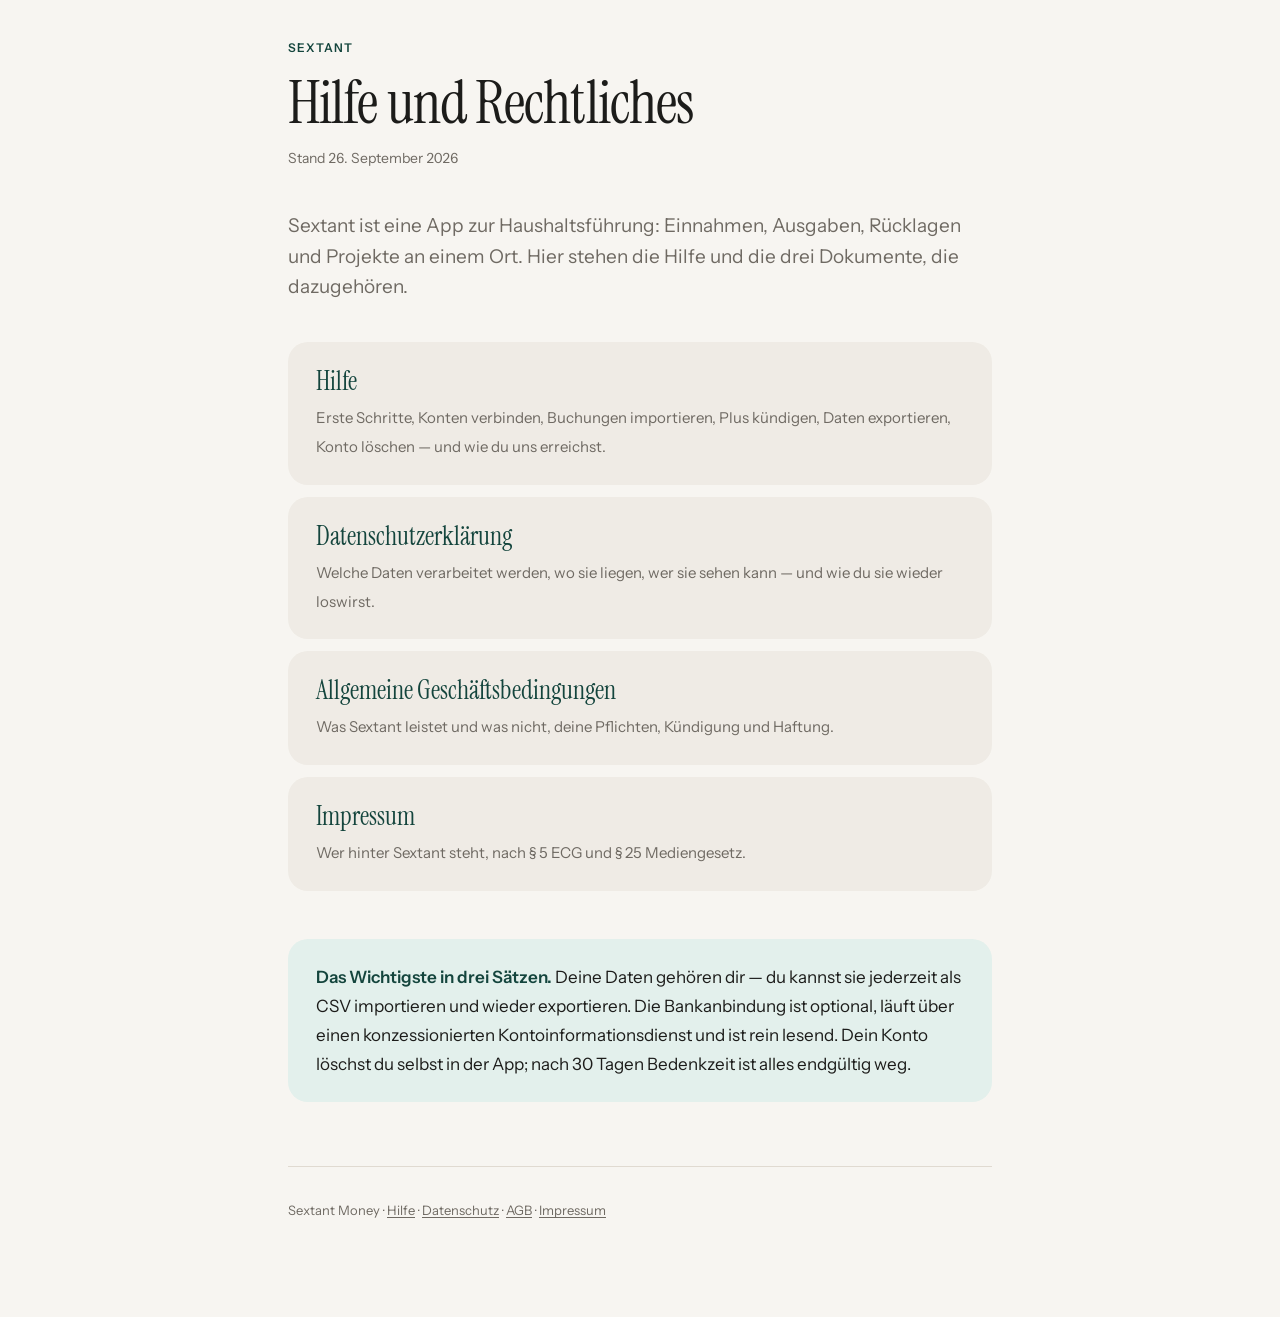
<file: index.html>
<!DOCTYPE html>
<html lang="de">
<head>
<meta charset="utf-8">
<meta name="viewport" content="width=device-width, initial-scale=1">
<title>Sextant – Hilfe und Rechtliches</title>
<meta name="description" content="Hilfe, Datenschutzerklärung, AGB und Impressum der App Sextant.">
<link rel="preconnect" href="https://fonts.googleapis.com">
<link rel="preconnect" href="https://fonts.gstatic.com" crossorigin>
<link rel="stylesheet" href="https://fonts.googleapis.com/css2?family=Instrument+Sans:ital,wght@0,400..700;1,400..700&family=Instrument+Serif:ital@0;1&display=swap">
<link rel="stylesheet" href="stil.css">
<style>
  .dokumente { display: grid; gap: 0.75rem; margin: 2.5rem 0 3rem; }
  .dokumente a {
    display: block;
    background: var(--karte);
    border-radius: 1.25rem;
    padding: 1.5rem 1.75rem;
    text-decoration: none;
    color: inherit;
    transition: background 0.15s ease, transform 0.15s ease;
  }
  .dokumente a:hover { background: var(--karte-stark); transform: translateY(-1px); }
  .dokumente strong {
    display: block;
    font-family: var(--serif);
    font-weight: 400;
    font-size: 1.625rem;
    line-height: 1.2;
    margin-bottom: 0.35rem;
    color: var(--akzent);
  }
  .dokumente span { color: var(--leise); font-size: 0.9375rem; line-height: 1.55; }
</style>
</head>
<body>
<div class="seite">

<header>
  <span class="marke">Sextant</span>
  <h1>Hilfe und Rechtliches</h1>
  <p class="stand">Stand 26. September 2026</p>
</header>

<p class="vorspann">Sextant ist eine App zur Haushaltsführung: Einnahmen, Ausgaben,
Rücklagen und Projekte an einem Ort. Hier stehen die Hilfe und die drei Dokumente, die
dazugehören.</p>

<div class="dokumente">
  <a href="hilfe.html">
    <strong>Hilfe</strong>
    <span>Erste Schritte, Konten verbinden, Buchungen importieren, Plus kündigen, Daten
    exportieren, Konto löschen — und wie du uns erreichst.</span>
  </a>
  <a href="datenschutz.html">
    <strong>Datenschutz&shy;erklärung</strong>
    <span>Welche Daten verarbeitet werden, wo sie liegen, wer sie sehen kann — und wie du
    sie wieder loswirst.</span>
  </a>
  <a href="agb.html">
    <strong>Allgemeine Geschäfts&shy;bedingungen</strong>
    <span>Was Sextant leistet und was nicht, deine Pflichten, Kündigung und Haftung.</span>
  </a>
  <a href="impressum.html">
    <strong>Impressum</strong>
    <span>Wer hinter Sextant steht, nach § 5 ECG und § 25 Mediengesetz.</span>
  </a>
</div>

<div class="kernsatz">
  <p><strong>Das Wichtigste in drei Sätzen.</strong> Deine Daten gehören dir — du kannst
  sie jederzeit als CSV importieren und wieder exportieren. Die Bankanbindung ist optional,
  läuft über einen konzessionierten Kontoinformationsdienst und ist rein lesend. Dein Konto
  löschst du selbst in der App; nach 30 Tagen Bedenkzeit ist alles endgültig weg.</p>
</div>

<footer>
  <p>Sextant&nbsp;Money · <a href="hilfe.html">Hilfe</a> ·
     <a href="datenschutz.html">Datenschutz</a> ·
     <a href="agb.html">AGB</a> ·
     <a href="impressum.html">Impressum</a></p>
</footer>

</div>
</body>
</html>
</file>
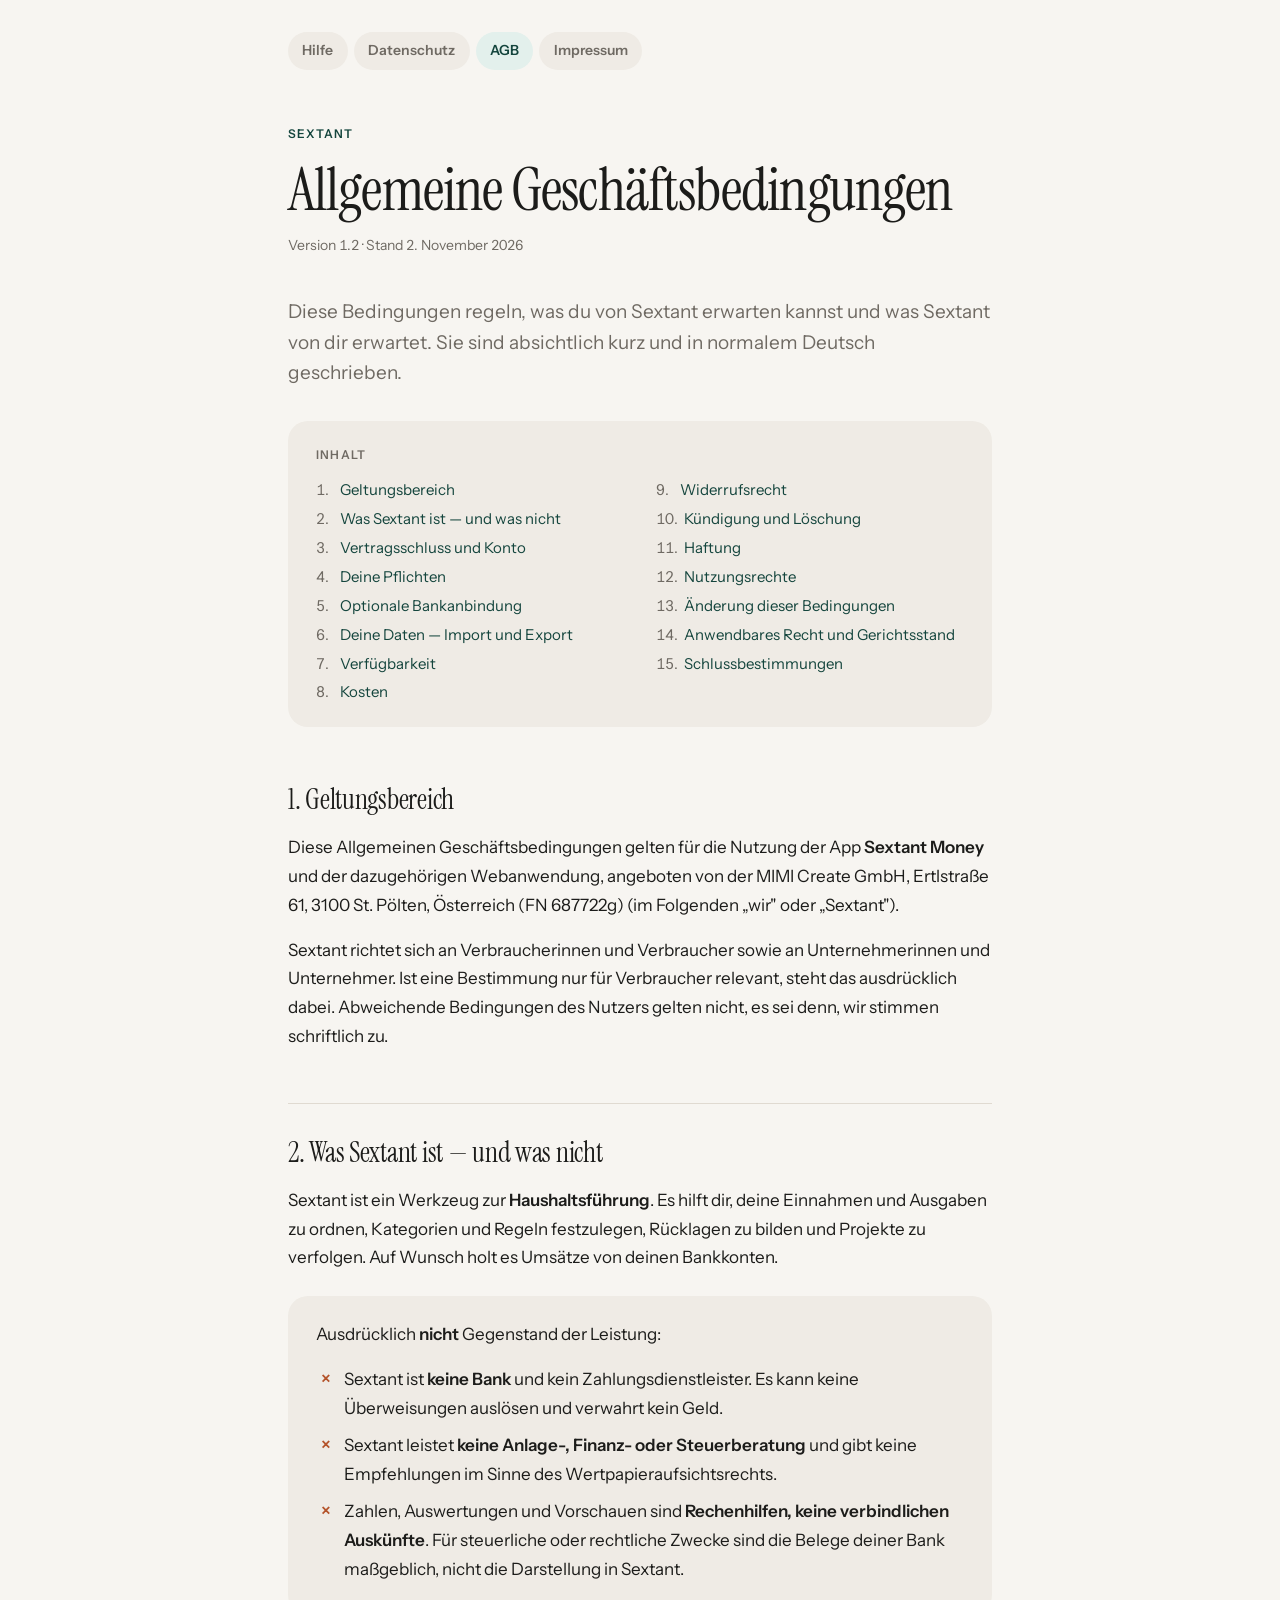
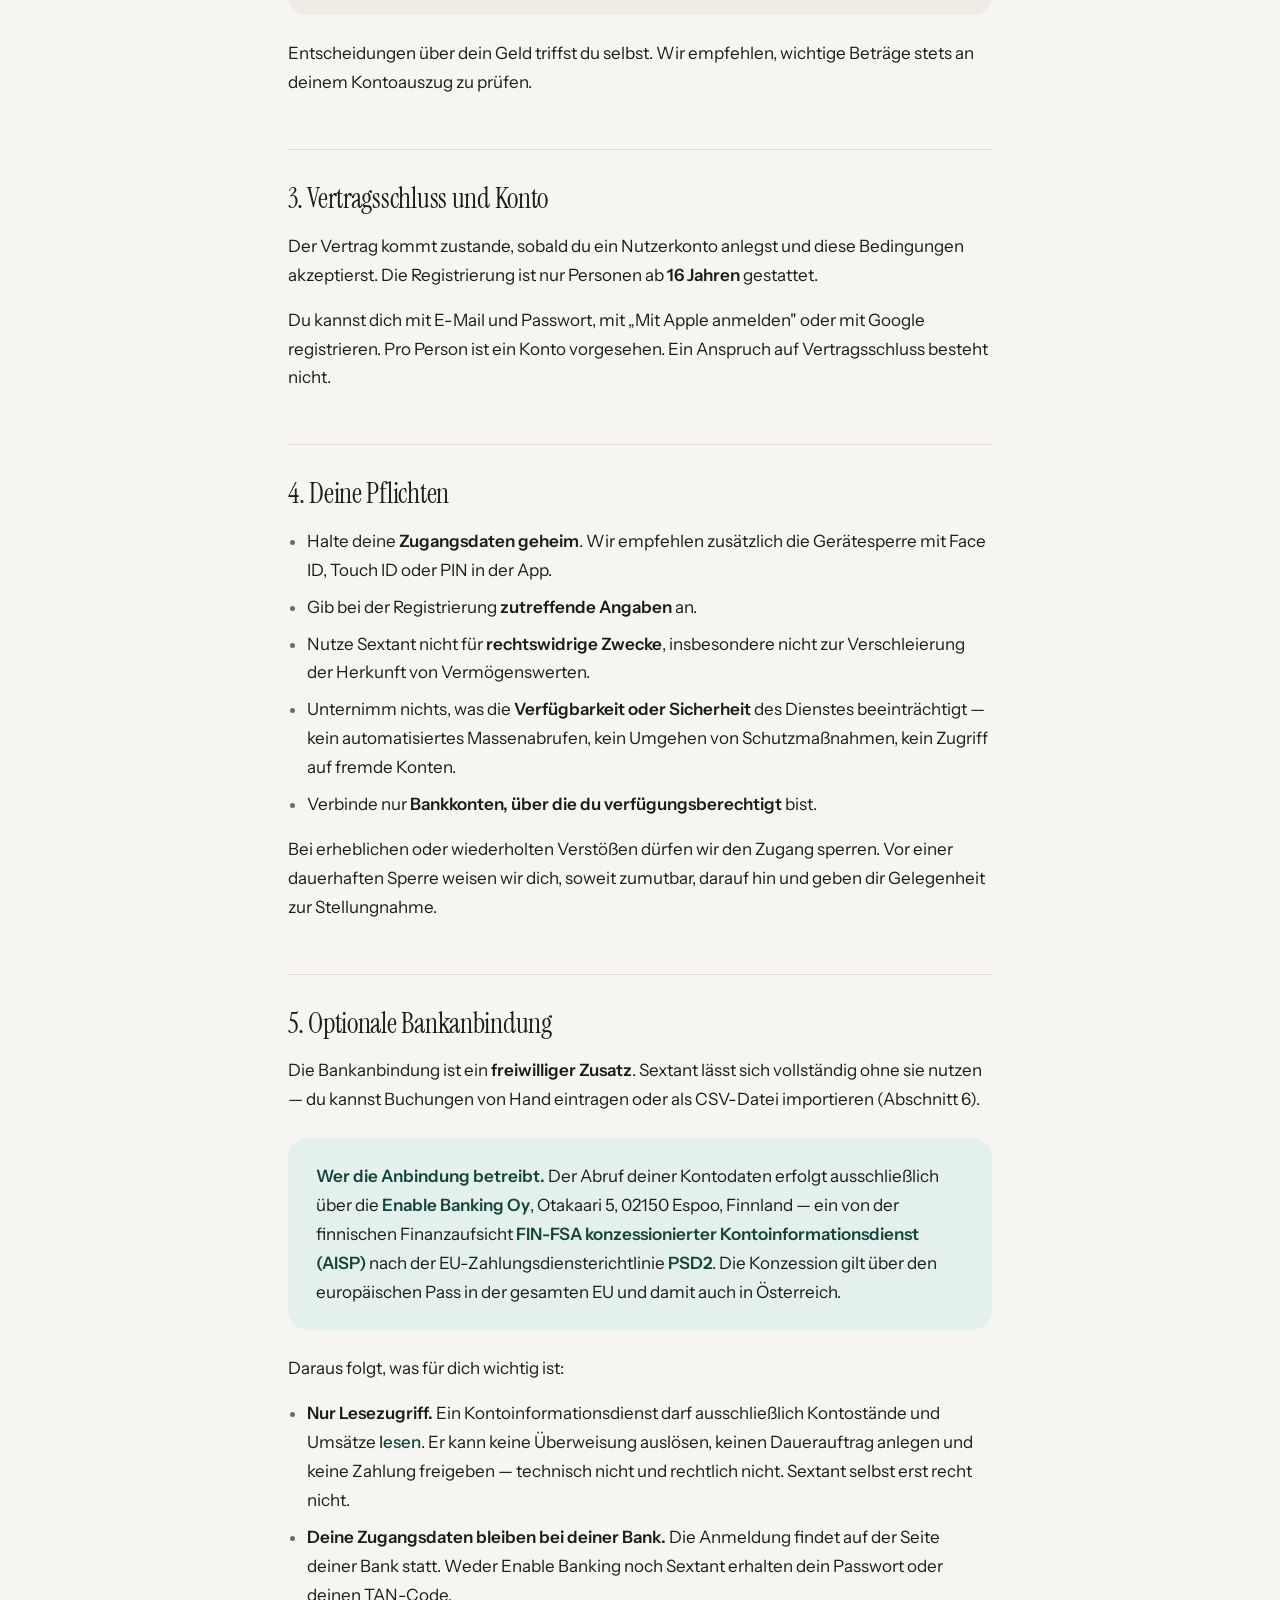
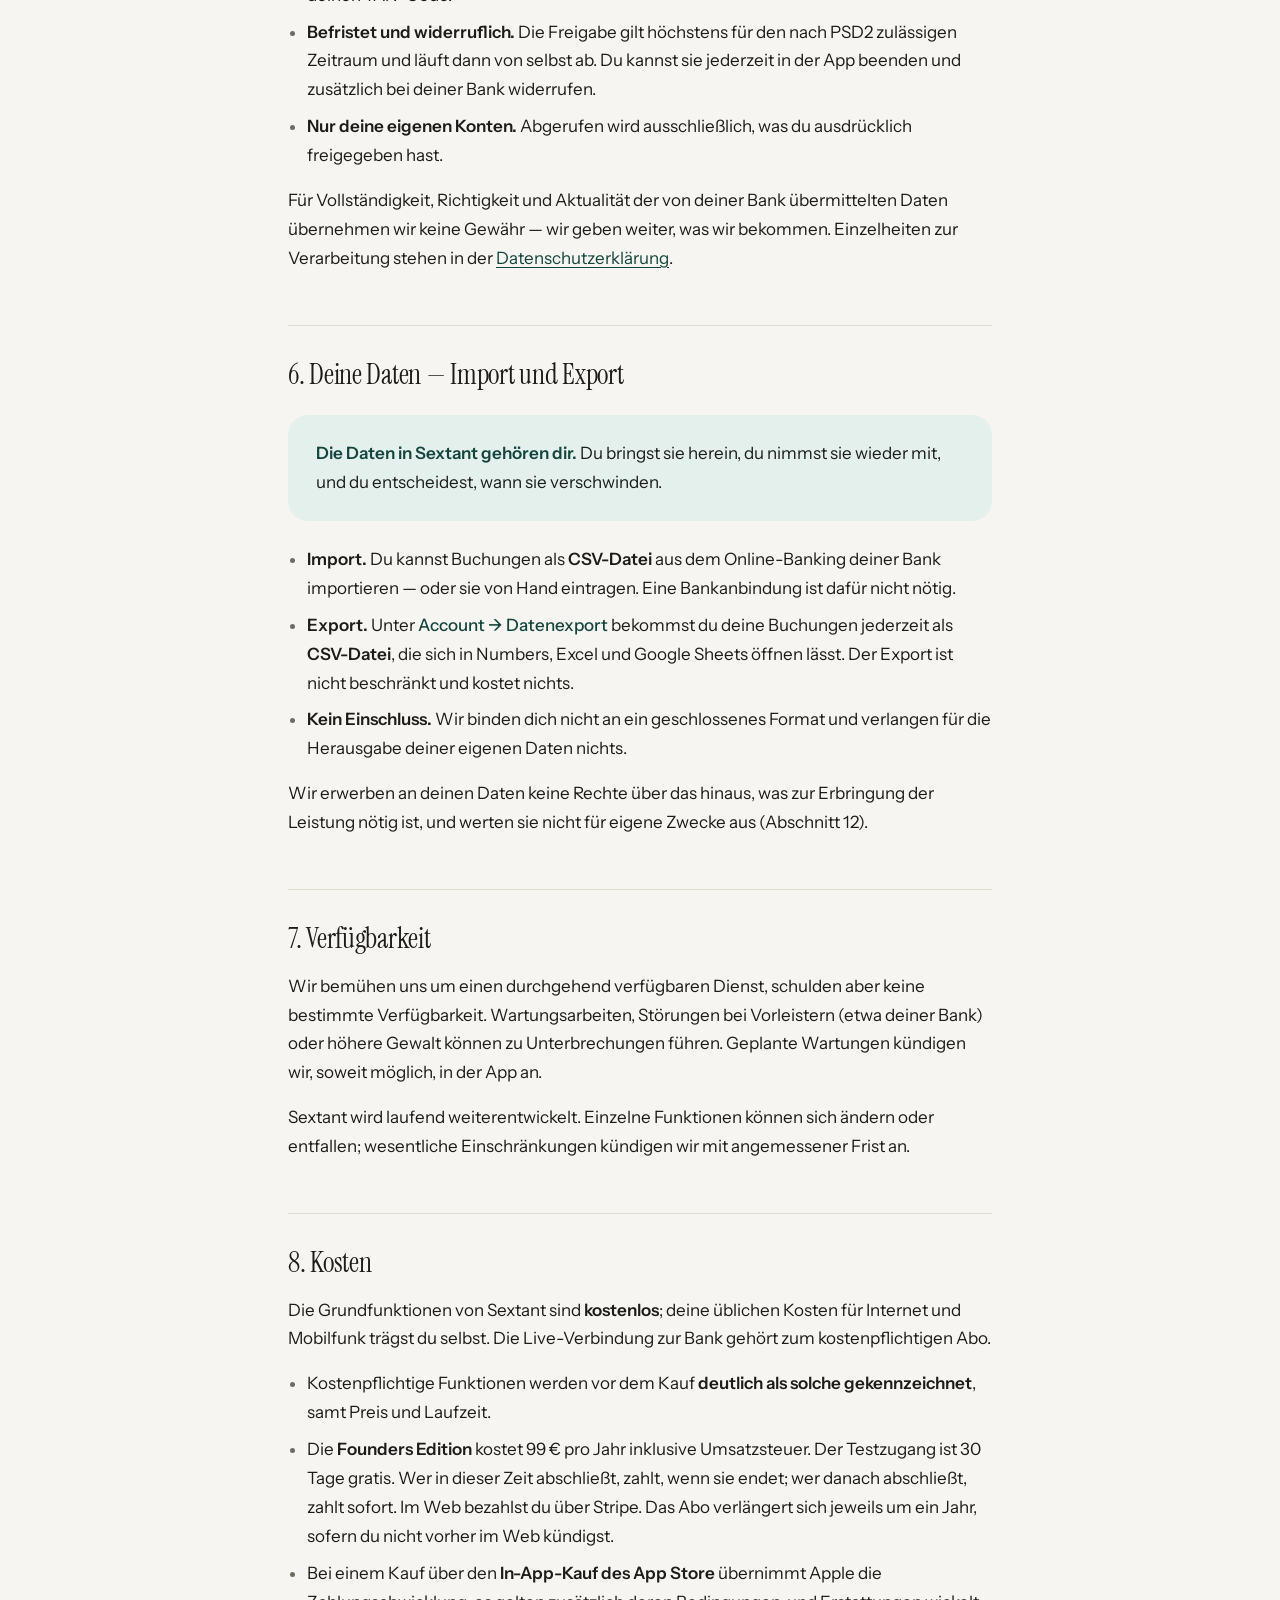
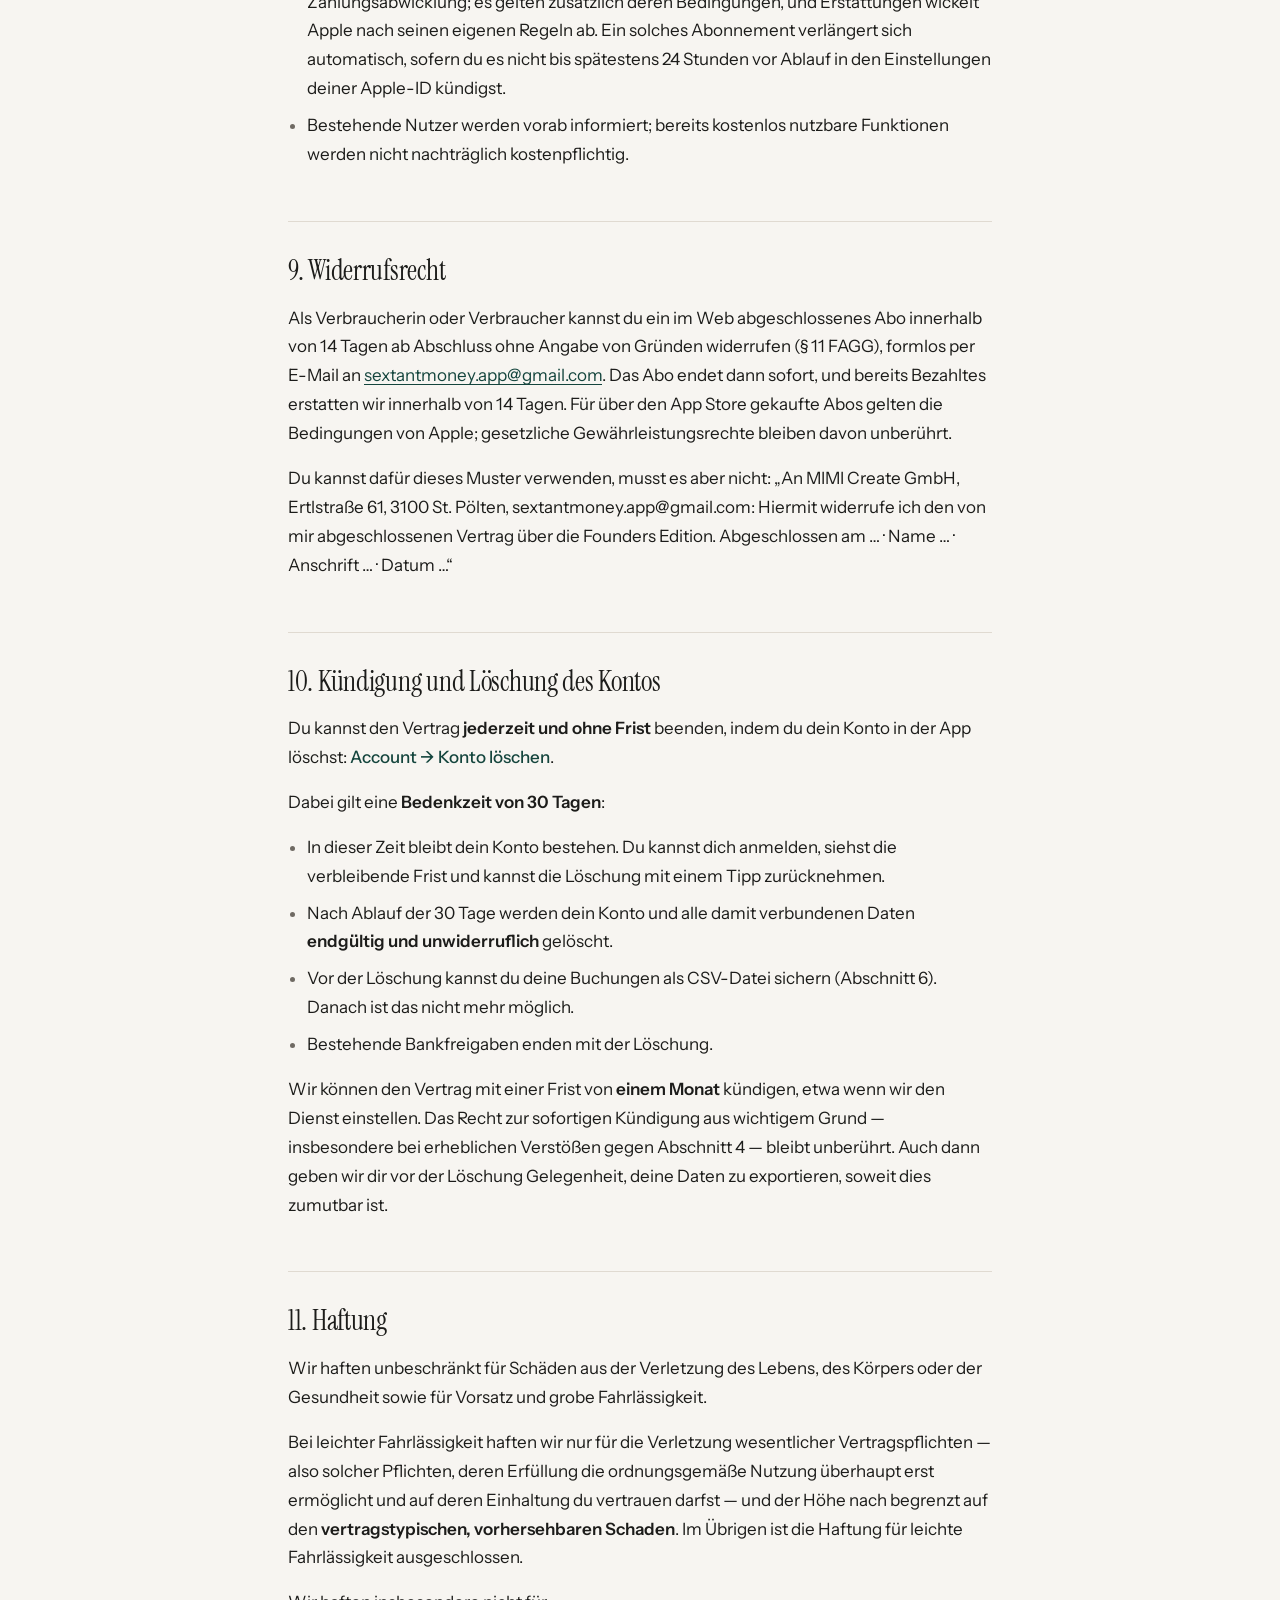
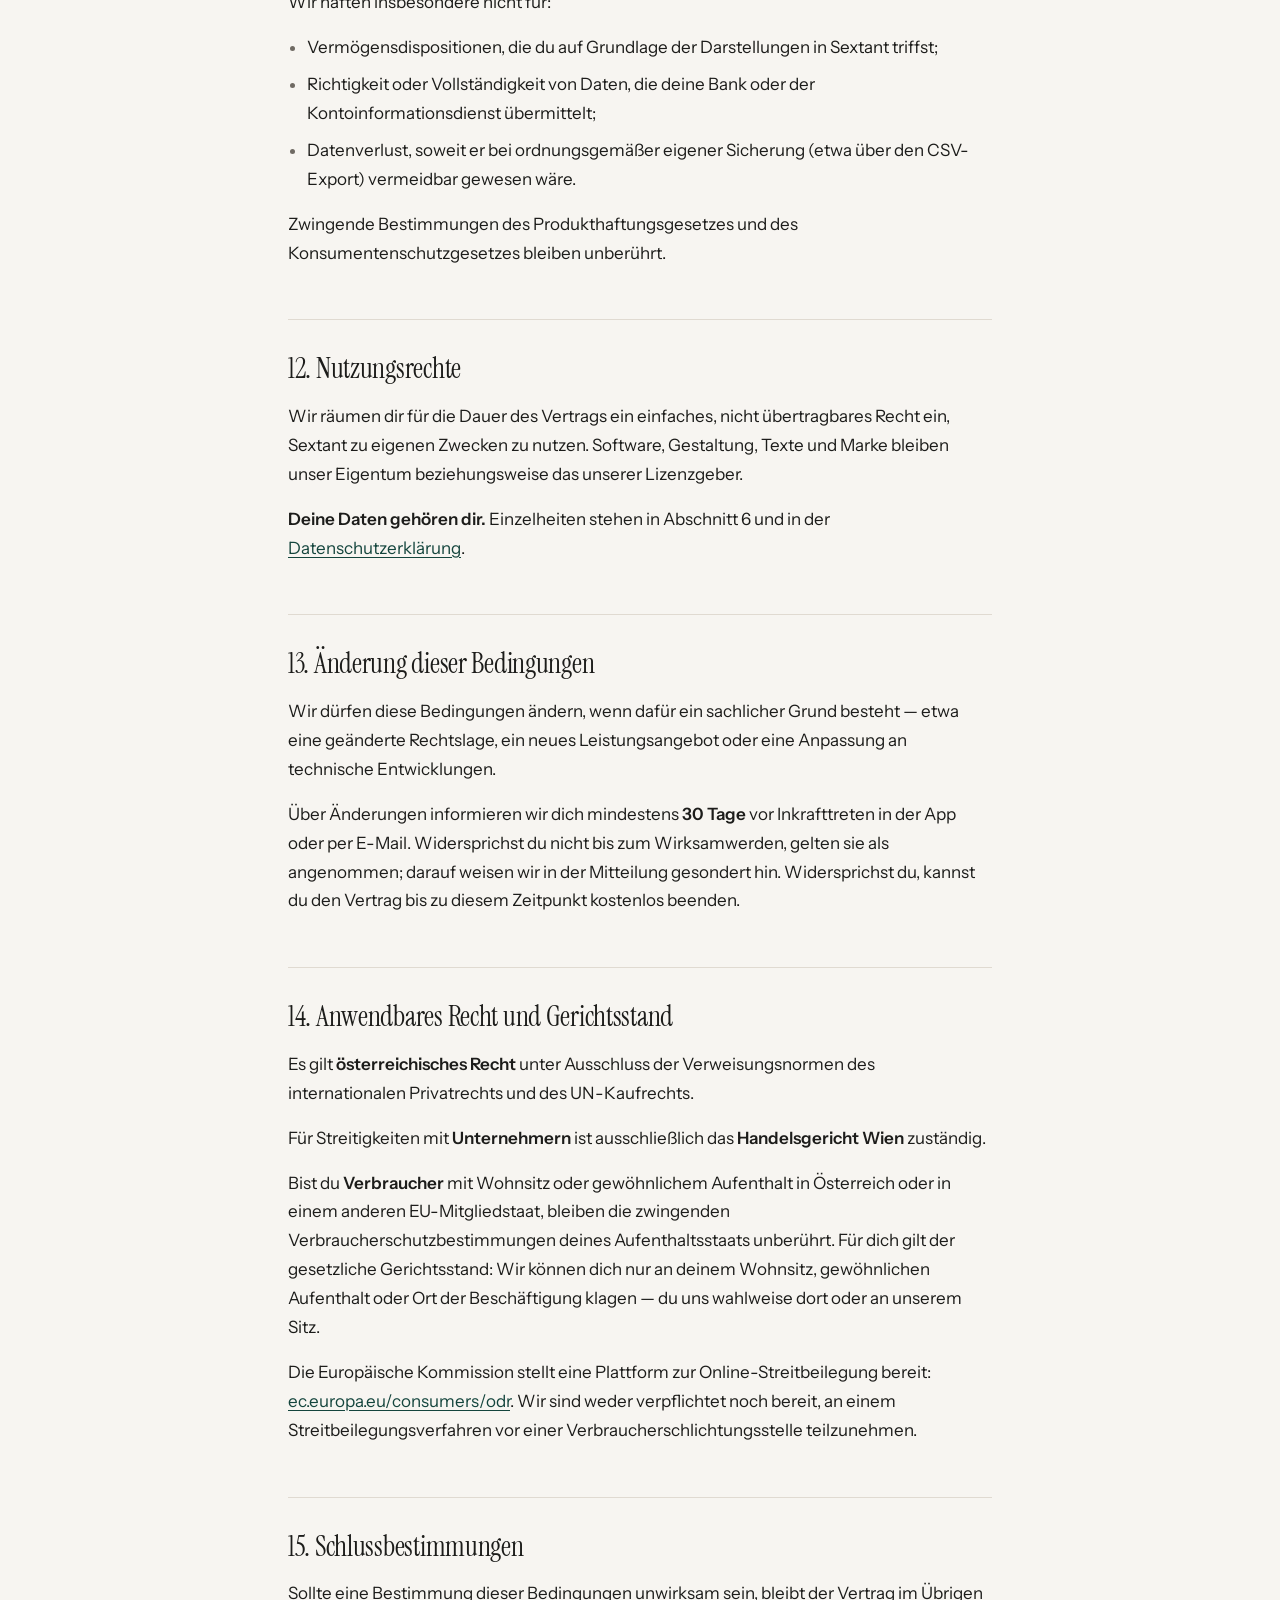
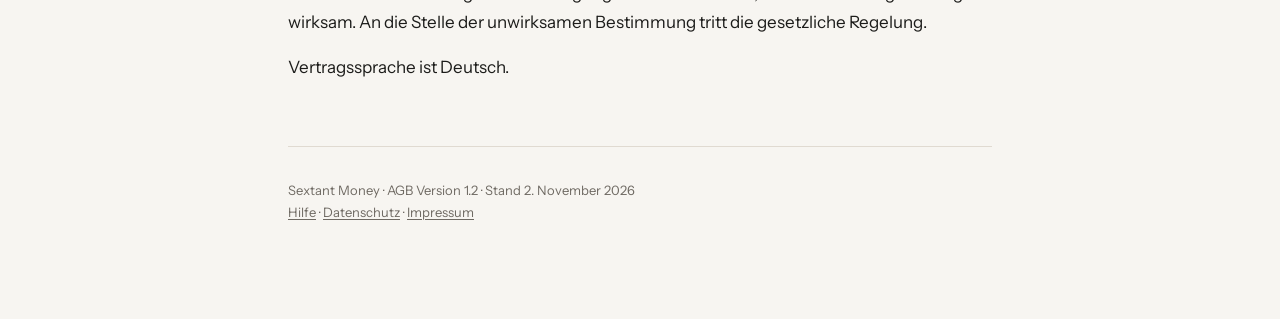
<file: agb.html>
<!DOCTYPE html>
<html lang="de">
<head>
<meta charset="utf-8">
<meta name="viewport" content="width=device-width, initial-scale=1">
<title>Sextant – Allgemeine Geschäftsbedingungen</title>
<meta name="description" content="Allgemeine Geschäftsbedingungen für die Nutzung der App Sextant.">
<link rel="preconnect" href="https://fonts.googleapis.com">
<link rel="preconnect" href="https://fonts.gstatic.com" crossorigin>
<link rel="stylesheet" href="https://fonts.googleapis.com/css2?family=Instrument+Sans:ital,wght@0,400..700;1,400..700&family=Instrument+Serif:ital@0;1&display=swap">
<link rel="stylesheet" href="stil.css">
</head>
<body>
<div class="seite">

<div class="blaetter">
  <a href="hilfe.html">Hilfe</a>
  <a href="datenschutz.html">Datenschutz</a>
  <a href="agb.html" aria-current="page">AGB</a>
  <a href="impressum.html">Impressum</a>
</div>

<header>
  <span class="marke">Sextant</span>
  <h1>Allgemeine Geschäfts&shy;bedingungen</h1>
  <p class="stand">Version 1.2 · Stand 2. November 2026</p>
</header>

<p class="vorspann">Diese Bedingungen regeln, was du von Sextant erwarten kannst und
was Sextant von dir erwartet. Sie sind absichtlich kurz und in normalem Deutsch
geschrieben.</p>

<nav class="inhalt">
  <p>Inhalt</p>
  <ol>
    <li><a href="#geltung"><span>Geltungsbereich</span></a></li>
    <li><a href="#leistung"><span>Was Sextant ist — und was nicht</span></a></li>
    <li><a href="#vertrag"><span>Vertragsschluss und Konto</span></a></li>
    <li><a href="#pflichten"><span>Deine Pflichten</span></a></li>
    <li><a href="#bank"><span>Optionale Bankanbindung</span></a></li>
    <li><a href="#daten"><span>Deine Daten — Import und Export</span></a></li>
    <li><a href="#verfuegbarkeit"><span>Verfügbarkeit</span></a></li>
    <li><a href="#preise"><span>Kosten</span></a></li>
    <li><a href="#widerruf"><span>Widerrufsrecht</span></a></li>
    <li><a href="#ende"><span>Kündigung und Löschung</span></a></li>
    <li><a href="#haftung"><span>Haftung</span></a></li>
    <li><a href="#rechte"><span>Nutzungsrechte</span></a></li>
    <li><a href="#aenderungen"><span>Änderung dieser Bedingungen</span></a></li>
    <li><a href="#recht"><span>Anwendbares Recht und Gerichtsstand</span></a></li>
    <li><a href="#schluss"><span>Schlussbestimmungen</span></a></li>
  </ol>
</nav>

<h2 id="geltung">1. Geltungsbereich</h2>
<p>Diese Allgemeinen Geschäftsbedingungen gelten für die Nutzung der App <strong>Sextant
Money</strong> und der dazugehörigen Webanwendung, angeboten von der MIMI Create GmbH,
Ertlstraße 61, 3100 St. Pölten, Österreich (FN 687722g) (im Folgenden „wir" oder „Sextant").</p>
<p>Sextant richtet sich an Verbraucherinnen und Verbraucher sowie an Unternehmerinnen
und Unternehmer. Ist eine Bestimmung nur für Verbraucher relevant, steht das ausdrücklich
dabei. Abweichende Bedingungen des Nutzers gelten nicht, es sei denn, wir stimmen
schriftlich zu.</p>

<h2 id="leistung">2. Was Sextant ist — und was nicht</h2>
<p>Sextant ist ein Werkzeug zur <strong>Haushaltsführung</strong>. Es hilft dir, deine
Einnahmen und Ausgaben zu ordnen, Kategorien und Regeln festzulegen, Rücklagen zu bilden
und Projekte zu verfolgen. Auf Wunsch holt es Umsätze von deinen Bankkonten.</p>
<div class="abgrenzung">
  <p>Ausdrücklich <strong>nicht</strong> Gegenstand der Leistung:</p>
  <ul>
    <li>Sextant ist <strong>keine Bank</strong> und kein Zahlungsdienstleister. Es kann
        keine Überweisungen auslösen und verwahrt kein Geld.</li>
    <li>Sextant leistet <strong>keine Anlage-, Finanz- oder Steuerberatung</strong> und
        gibt keine Empfehlungen im Sinne des Wertpapieraufsichtsrechts.</li>
    <li>Zahlen, Auswertungen und Vorschauen sind <strong>Rechenhilfen, keine verbindlichen
        Auskünfte</strong>. Für steuerliche oder rechtliche Zwecke sind die Belege deiner
        Bank maßgeblich, nicht die Darstellung in Sextant.</li>
  </ul>
</div>
<p>Entscheidungen über dein Geld triffst du selbst. Wir empfehlen, wichtige Beträge stets
an deinem Kontoauszug zu prüfen.</p>

<h2 id="vertrag">3. Vertragsschluss und Konto</h2>
<p>Der Vertrag kommt zustande, sobald du ein Nutzerkonto anlegst und diese Bedingungen
akzeptierst. Die Registrierung ist nur Personen ab <strong>16 Jahren</strong> gestattet.</p>
<p>Du kannst dich mit E-Mail und Passwort, mit „Mit Apple anmelden" oder mit Google
registrieren. Pro Person ist ein Konto vorgesehen. Ein Anspruch auf Vertragsschluss
besteht nicht.</p>

<h2 id="pflichten">4. Deine Pflichten</h2>
<ul>
  <li>Halte deine <strong>Zugangsdaten geheim</strong>. Wir empfehlen zusätzlich die
      Gerätesperre mit Face ID, Touch ID oder PIN in der App.</li>
  <li>Gib bei der Registrierung <strong>zutreffende Angaben</strong> an.</li>
  <li>Nutze Sextant nicht für <strong>rechtswidrige Zwecke</strong>, insbesondere nicht
      zur Verschleierung der Herkunft von Vermögenswerten.</li>
  <li>Unternimm nichts, was die <strong>Verfügbarkeit oder Sicherheit</strong> des Dienstes
      beeinträchtigt — kein automatisiertes Massenabrufen, kein Umgehen von
      Schutzmaßnahmen, kein Zugriff auf fremde Konten.</li>
  <li>Verbinde nur <strong>Bankkonten, über die du verfügungsberechtigt</strong> bist.</li>
</ul>
<p>Bei erheblichen oder wiederholten Verstößen dürfen wir den Zugang sperren. Vor einer
dauerhaften Sperre weisen wir dich, soweit zumutbar, darauf hin und geben dir Gelegenheit
zur Stellungnahme.</p>

<h2 id="bank">5. Optionale Bankanbindung</h2>
<p>Die Bankanbindung ist ein <strong>freiwilliger Zusatz</strong>. Sextant lässt sich
vollständig ohne sie nutzen — du kannst Buchungen von Hand eintragen oder als CSV-Datei
importieren (Abschnitt 6).</p>

<div class="kernsatz">
  <p><strong>Wer die Anbindung betreibt.</strong> Der Abruf deiner Kontodaten erfolgt
  ausschließlich über die <strong>Enable Banking Oy</strong>, Otakaari 5, 02150 Espoo,
  Finnland — ein von der finnischen Finanzaufsicht <strong>FIN-FSA konzessionierter
  Kontoinformationsdienst (AISP)</strong> nach der EU-Zahlungsdiensterichtlinie
  <strong>PSD2</strong>. Die Konzession gilt über den europäischen Pass in der gesamten EU
  und damit auch in Österreich.</p>
</div>

<p>Daraus folgt, was für dich wichtig ist:</p>
<ul>
  <li><strong>Nur Lesezugriff.</strong> Ein Kontoinformationsdienst darf ausschließlich
      Kontostände und Umsätze <em>lesen</em>. Er kann keine Überweisung auslösen, keinen
      Dauerauftrag anlegen und keine Zahlung freigeben — technisch nicht und rechtlich
      nicht. Sextant selbst erst recht nicht.</li>
  <li><strong>Deine Zugangsdaten bleiben bei deiner Bank.</strong> Die Anmeldung findet auf
      der Seite deiner Bank statt. Weder Enable Banking noch Sextant erhalten dein
      Passwort oder deinen TAN-Code.</li>
  <li><strong>Befristet und widerruflich.</strong> Die Freigabe gilt höchstens für den nach
      PSD2 zulässigen Zeitraum und läuft dann von selbst ab. Du kannst sie jederzeit in der
      App beenden und zusätzlich bei deiner Bank widerrufen.</li>
  <li><strong>Nur deine eigenen Konten.</strong> Abgerufen wird ausschließlich, was du
      ausdrücklich freigegeben hast.</li>
</ul>
<p>Für Vollständigkeit, Richtigkeit und Aktualität der von deiner Bank übermittelten Daten
übernehmen wir keine Gewähr — wir geben weiter, was wir bekommen. Einzelheiten zur
Verarbeitung stehen in der <a href="datenschutz.html#bank">Datenschutzerklärung</a>.</p>

<h2 id="daten">6. Deine Daten — Import und Export</h2>
<div class="kernsatz">
  <p><strong>Die Daten in Sextant gehören dir.</strong> Du bringst sie herein, du nimmst
  sie wieder mit, und du entscheidest, wann sie verschwinden.</p>
</div>
<ul>
  <li><strong>Import.</strong> Du kannst Buchungen als <strong>CSV-Datei</strong> aus dem
      Online-Banking deiner Bank importieren — oder sie von Hand eintragen. Eine
      Bankanbindung ist dafür nicht nötig.</li>
  <li><strong>Export.</strong> Unter <em>Account → Datenexport</em> bekommst du deine
      Buchungen jederzeit als <strong>CSV-Datei</strong>, die sich in Numbers, Excel und
      Google Sheets öffnen lässt. Der Export ist nicht beschränkt und kostet nichts.</li>
  <li><strong>Kein Einschluss.</strong> Wir binden dich nicht an ein geschlossenes Format
      und verlangen für die Herausgabe deiner eigenen Daten nichts.</li>
</ul>
<p>Wir erwerben an deinen Daten keine Rechte über das hinaus, was zur Erbringung der
Leistung nötig ist, und werten sie nicht für eigene Zwecke aus (Abschnitt 12).</p>

<h2 id="verfuegbarkeit">7. Verfügbarkeit</h2>
<p>Wir bemühen uns um einen durchgehend verfügbaren Dienst, schulden aber keine bestimmte
Verfügbarkeit. Wartungsarbeiten, Störungen bei Vorleistern (etwa deiner Bank) oder höhere
Gewalt können zu Unterbrechungen führen. Geplante Wartungen kündigen wir, soweit möglich,
in der App an.</p>
<p>Sextant wird laufend weiterentwickelt. Einzelne Funktionen können sich ändern oder
entfallen; wesentliche Einschränkungen kündigen wir mit angemessener Frist an.</p>

<h2 id="preise">8. Kosten</h2>
<p>Die Grundfunktionen von Sextant sind <strong>kostenlos</strong>; deine üblichen
Kosten für Internet und Mobilfunk trägst du selbst. Die Live-Verbindung zur Bank gehört
zum kostenpflichtigen Abo.</p>
<ul>
  <li>Kostenpflichtige Funktionen werden vor dem Kauf <strong>deutlich als solche
      gekennzeichnet</strong>, samt Preis und Laufzeit.</li>
  <li>Die <strong>Founders Edition</strong> kostet 99 € pro Jahr inklusive Umsatzsteuer. Der
      Testzugang ist 30 Tage gratis. Wer in dieser Zeit abschließt, zahlt, wenn sie endet; wer
      danach abschließt, zahlt sofort. Im Web bezahlst du über Stripe. Das Abo verlängert sich
      jeweils um ein Jahr, sofern du nicht vorher im Web kündigst.</li>
  <li>Bei einem Kauf über den <strong>In-App-Kauf des App Store</strong> übernimmt Apple
      die Zahlungsabwicklung; es gelten zusätzlich deren Bedingungen, und Erstattungen
      wickelt Apple nach seinen eigenen Regeln ab. Ein solches Abonnement verlängert sich
      automatisch, sofern du es nicht bis spätestens 24 Stunden vor Ablauf in den
      Einstellungen deiner Apple-ID kündigst.</li>
  <li>Bestehende Nutzer werden vorab informiert; bereits kostenlos nutzbare Funktionen
      werden nicht nachträglich kostenpflichtig.</li>
</ul>

<h2 id="widerruf">9. Widerrufsrecht</h2>
<p>Als Verbraucherin oder Verbraucher kannst du ein im Web abgeschlossenes Abo innerhalb von
14 Tagen ab Abschluss ohne Angabe von Gründen widerrufen (§ 11 FAGG), formlos per E-Mail an
<a href="mailto:sextantmoney.app@gmail.com">sextantmoney.app@gmail.com</a>. Das Abo endet
dann sofort, und bereits Bezahltes erstatten wir innerhalb von 14 Tagen. Für über den App
Store gekaufte Abos gelten die Bedingungen von Apple; gesetzliche Gewährleistungsrechte
bleiben davon unberührt.</p>
<p>Du kannst dafür dieses Muster verwenden, musst es aber nicht: „An MIMI Create GmbH,
Ertlstraße 61, 3100 St. Pölten, sextantmoney.app@gmail.com: Hiermit widerrufe ich den von
mir abgeschlossenen Vertrag über die Founders Edition. Abgeschlossen am … · Name … ·
Anschrift … · Datum …“</p>

<h2 id="ende">10. Kündigung und Löschung des Kontos</h2>
<p>Du kannst den Vertrag <strong>jederzeit und ohne Frist</strong> beenden, indem du dein
Konto in der App löschst: <em>Account → Konto löschen</em>.</p>
<p>Dabei gilt eine <strong>Bedenkzeit von 30 Tagen</strong>:</p>
<ul>
  <li>In dieser Zeit bleibt dein Konto bestehen. Du kannst dich anmelden, siehst die
      verbleibende Frist und kannst die Löschung mit einem Tipp zurücknehmen.</li>
  <li>Nach Ablauf der 30 Tage werden dein Konto und alle damit verbundenen Daten
      <strong>endgültig und unwiderruflich</strong> gelöscht.</li>
  <li>Vor der Löschung kannst du deine Buchungen als CSV-Datei sichern (Abschnitt 6).
      Danach ist das nicht mehr möglich.</li>
  <li>Bestehende Bankfreigaben enden mit der Löschung.</li>
</ul>
<p>Wir können den Vertrag mit einer Frist von <strong>einem Monat</strong> kündigen, etwa
wenn wir den Dienst einstellen. Das Recht zur sofortigen Kündigung aus wichtigem Grund —
insbesondere bei erheblichen Verstößen gegen Abschnitt 4 — bleibt unberührt. Auch dann
geben wir dir vor der Löschung Gelegenheit, deine Daten zu exportieren, soweit dies
zumutbar ist.</p>

<h2 id="haftung">11. Haftung</h2>
<p>Wir haften unbeschränkt für Schäden aus der Verletzung des Lebens, des Körpers oder der
Gesundheit sowie für Vorsatz und grobe Fahrlässigkeit.</p>
<p>Bei leichter Fahrlässigkeit haften wir nur für die Verletzung wesentlicher
Vertragspflichten — also solcher Pflichten, deren Erfüllung die ordnungsgemäße Nutzung
überhaupt erst ermöglicht und auf deren Einhaltung du vertrauen darfst — und der Höhe nach
begrenzt auf den <strong>vertragstypischen, vorhersehbaren Schaden</strong>. Im Übrigen ist
die Haftung für leichte Fahrlässigkeit ausgeschlossen.</p>
<p>Wir haften insbesondere nicht für:</p>
<ul>
  <li>Vermögensdispositionen, die du auf Grundlage der Darstellungen in Sextant
      triffst;</li>
  <li>Richtigkeit oder Vollständigkeit von Daten, die deine Bank oder der
      Kontoinformationsdienst übermittelt;</li>
  <li>Datenverlust, soweit er bei ordnungsgemäßer eigener Sicherung (etwa über den
      CSV-Export) vermeidbar gewesen wäre.</li>
</ul>
<p>Zwingende Bestimmungen des Produkthaftungsgesetzes und des Konsumentenschutzgesetzes
bleiben unberührt.</p>

<h2 id="rechte">12. Nutzungsrechte</h2>
<p>Wir räumen dir für die Dauer des Vertrags ein einfaches, nicht übertragbares Recht ein,
Sextant zu eigenen Zwecken zu nutzen. Software, Gestaltung, Texte und Marke bleiben
unser Eigentum beziehungsweise das unserer Lizenzgeber.</p>
<p><strong>Deine Daten gehören dir.</strong> Einzelheiten stehen in Abschnitt 6 und in der
<a href="datenschutz.html">Datenschutzerklärung</a>.</p>

<h2 id="aenderungen">13. Änderung dieser Bedingungen</h2>
<p>Wir dürfen diese Bedingungen ändern, wenn dafür ein sachlicher Grund besteht — etwa eine
geänderte Rechtslage, ein neues Leistungsangebot oder eine Anpassung an technische
Entwicklungen.</p>
<p>Über Änderungen informieren wir dich mindestens <strong>30 Tage</strong> vor
Inkrafttreten in der App oder per E-Mail. Widersprichst du nicht bis zum Wirksamwerden,
gelten sie als angenommen; darauf weisen wir in der Mitteilung gesondert hin.
Widersprichst du, kannst du den Vertrag bis zu diesem Zeitpunkt kostenlos beenden.</p>

<h2 id="recht">14. Anwendbares Recht und Gerichtsstand</h2>
<p>Es gilt <strong>österreichisches Recht</strong> unter Ausschluss der Verweisungsnormen
des internationalen Privatrechts und des UN-Kaufrechts.</p>
<p>Für Streitigkeiten mit <strong>Unternehmern</strong> ist ausschließlich das
<strong>Handelsgericht Wien</strong> zuständig.</p>
<p>Bist du <strong>Verbraucher</strong> mit Wohnsitz oder gewöhnlichem Aufenthalt in
Österreich oder in einem anderen EU-Mitgliedstaat, bleiben die zwingenden
Verbraucherschutzbestimmungen deines Aufenthaltsstaats unberührt. Für dich gilt der
gesetzliche Gerichtsstand: Wir können dich nur an deinem Wohnsitz, gewöhnlichen Aufenthalt
oder Ort der Beschäftigung klagen — du uns wahlweise dort oder an unserem Sitz.</p>
<p>Die Europäische Kommission stellt eine Plattform zur Online-Streitbeilegung bereit:
<a href="https://ec.europa.eu/consumers/odr" rel="noopener">ec.europa.eu/consumers/odr</a>.
Wir sind weder verpflichtet noch bereit, an einem Streitbeilegungsverfahren vor einer
Verbraucherschlichtungsstelle teilzunehmen.</p>

<h2 id="schluss">15. Schlussbestimmungen</h2>
<p>Sollte eine Bestimmung dieser Bedingungen unwirksam sein, bleibt der Vertrag im Übrigen
wirksam. An die Stelle der unwirksamen Bestimmung tritt die gesetzliche Regelung.</p>
<p>Vertragssprache ist Deutsch.</p>

<footer>
  <p>Sextant&nbsp;Money · AGB Version 1.2 · Stand 2. November 2026<br>
     <a href="hilfe.html">Hilfe</a> ·
     <a href="datenschutz.html">Datenschutz</a> ·
     <a href="impressum.html">Impressum</a></p>
</footer>

</div>
</body>
</html>
</file>
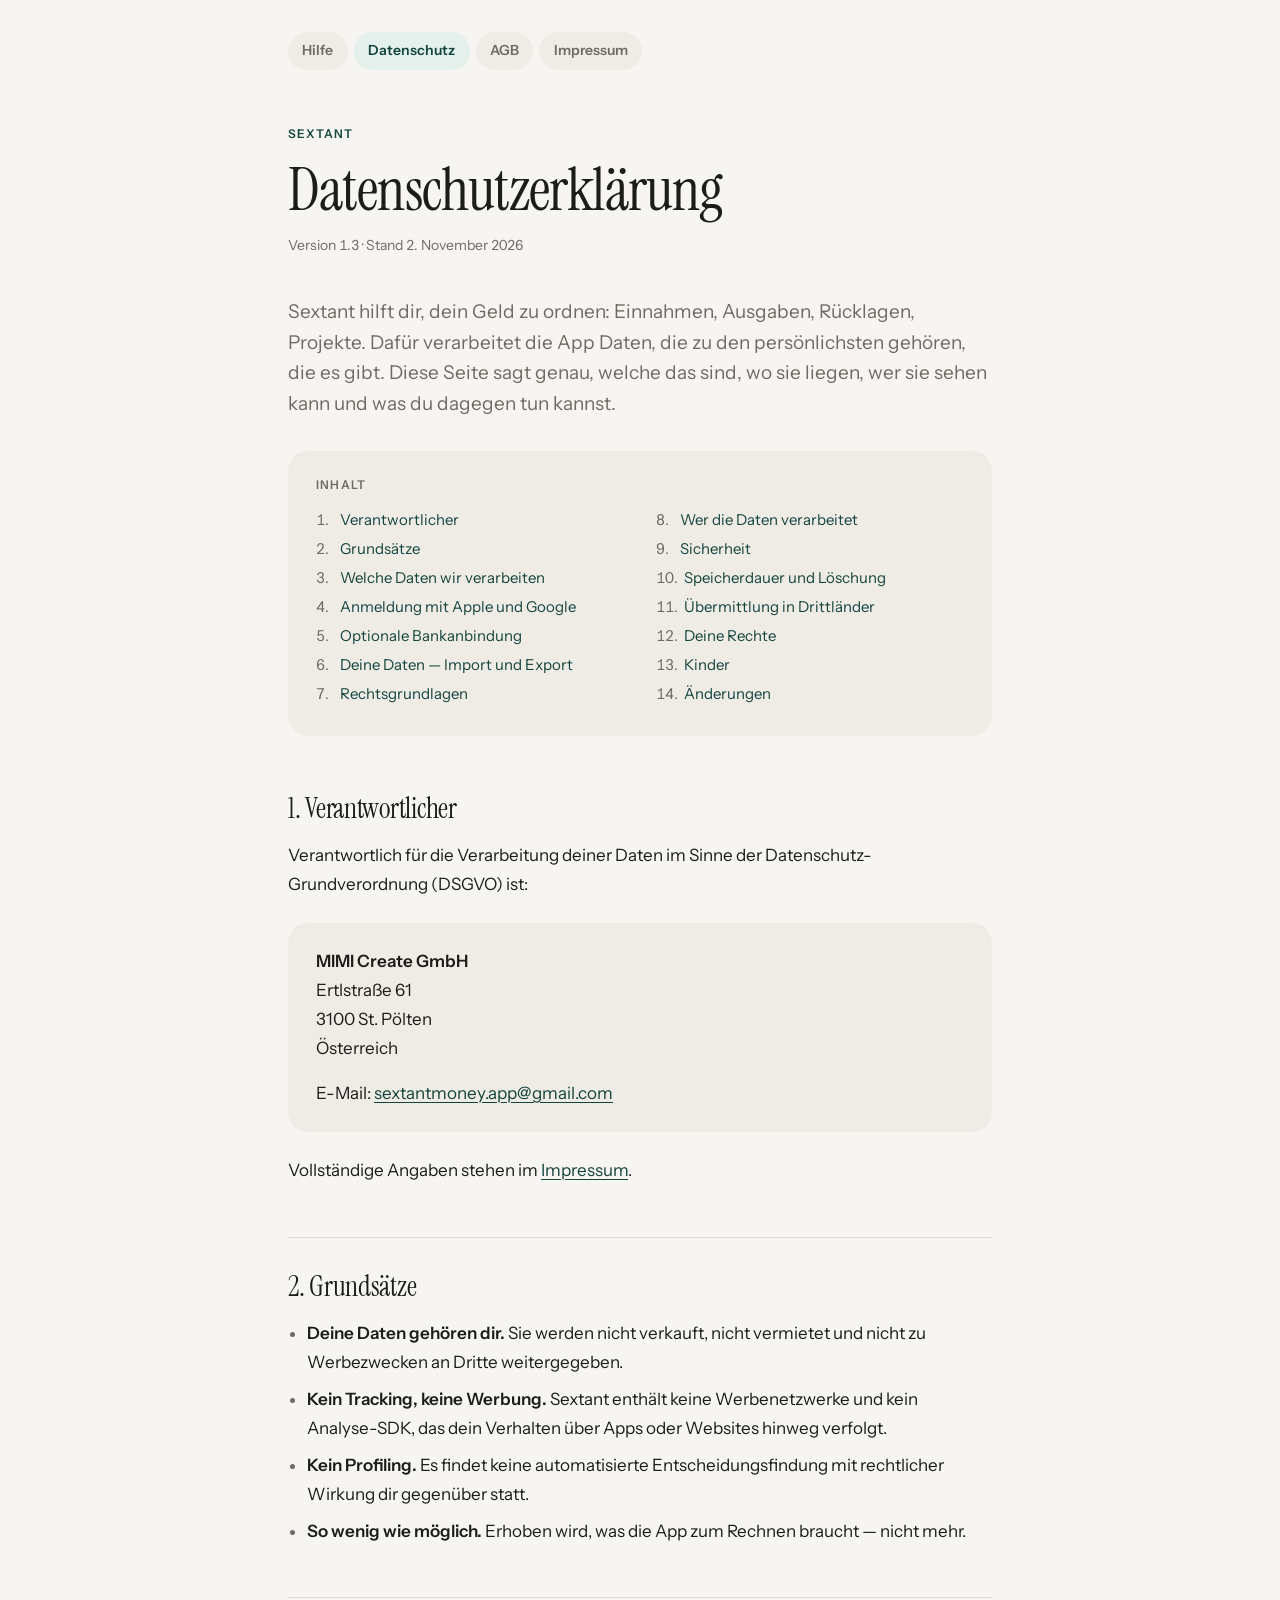
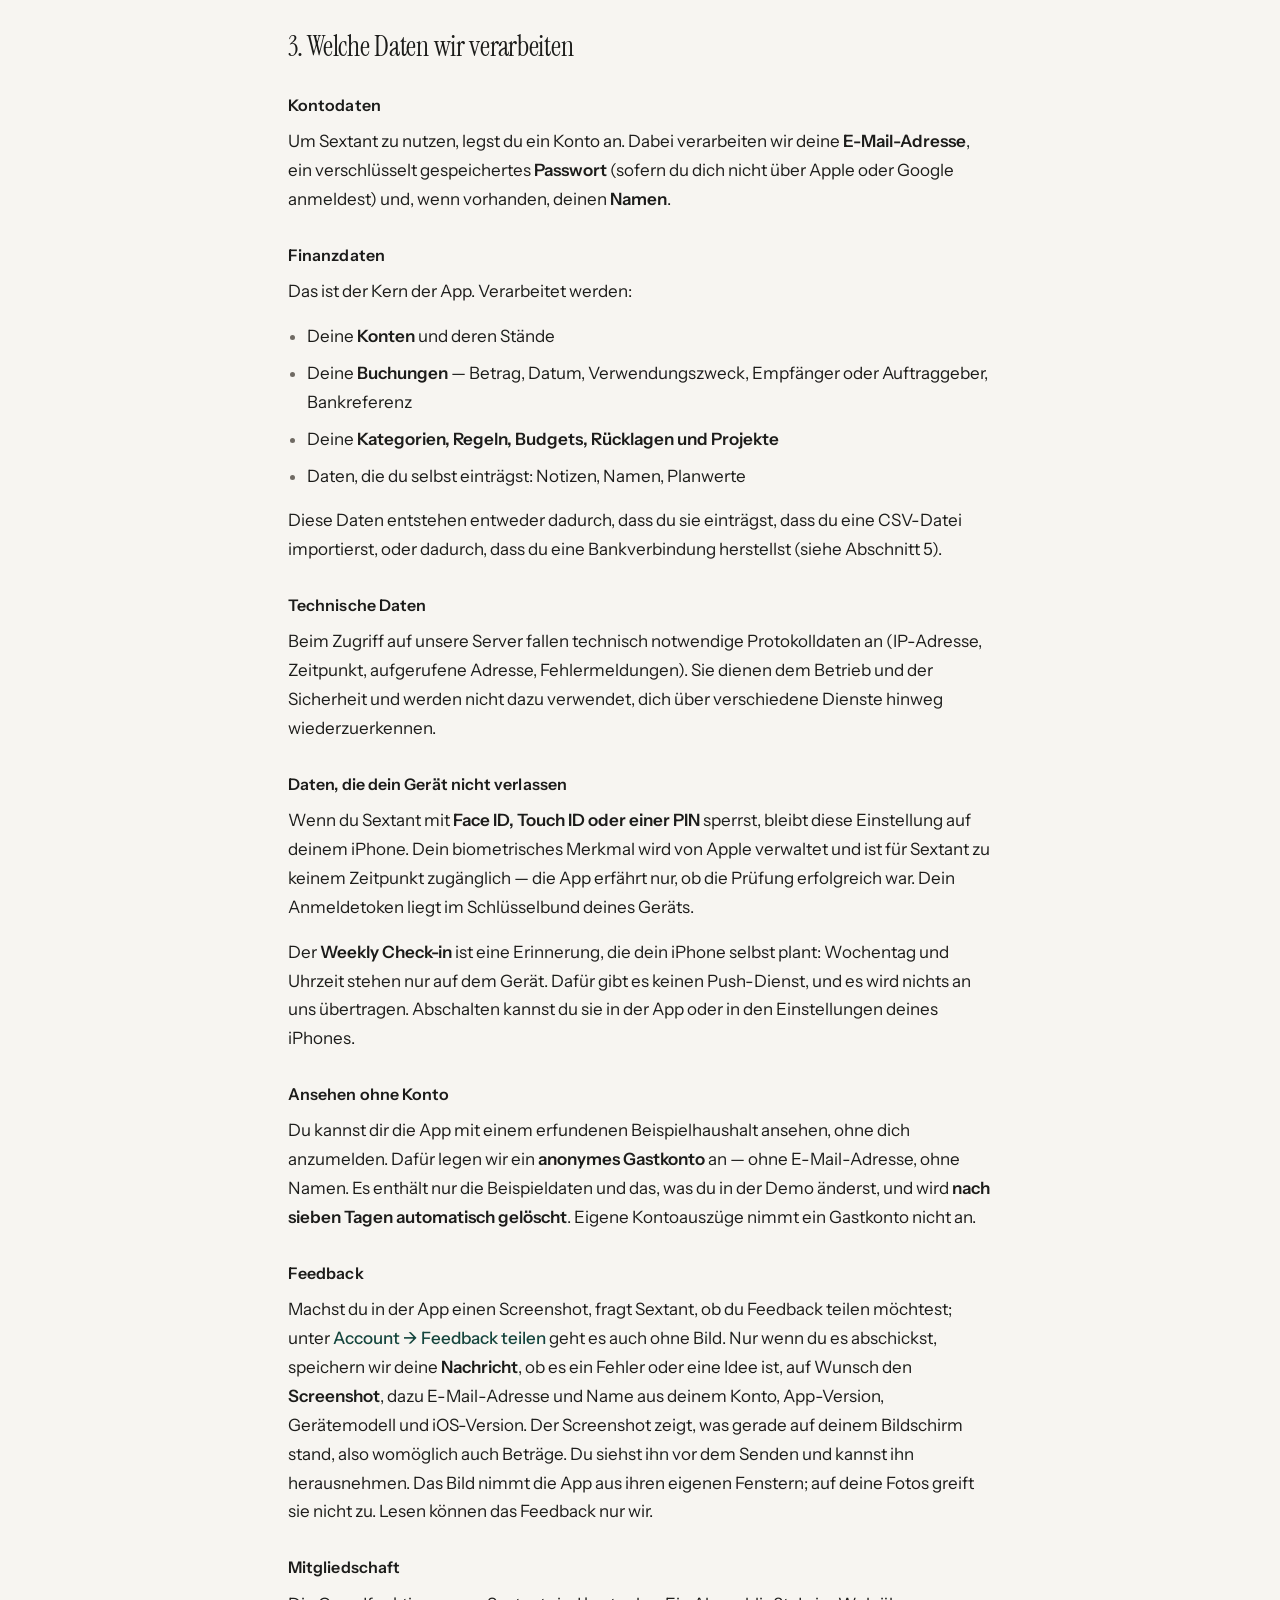
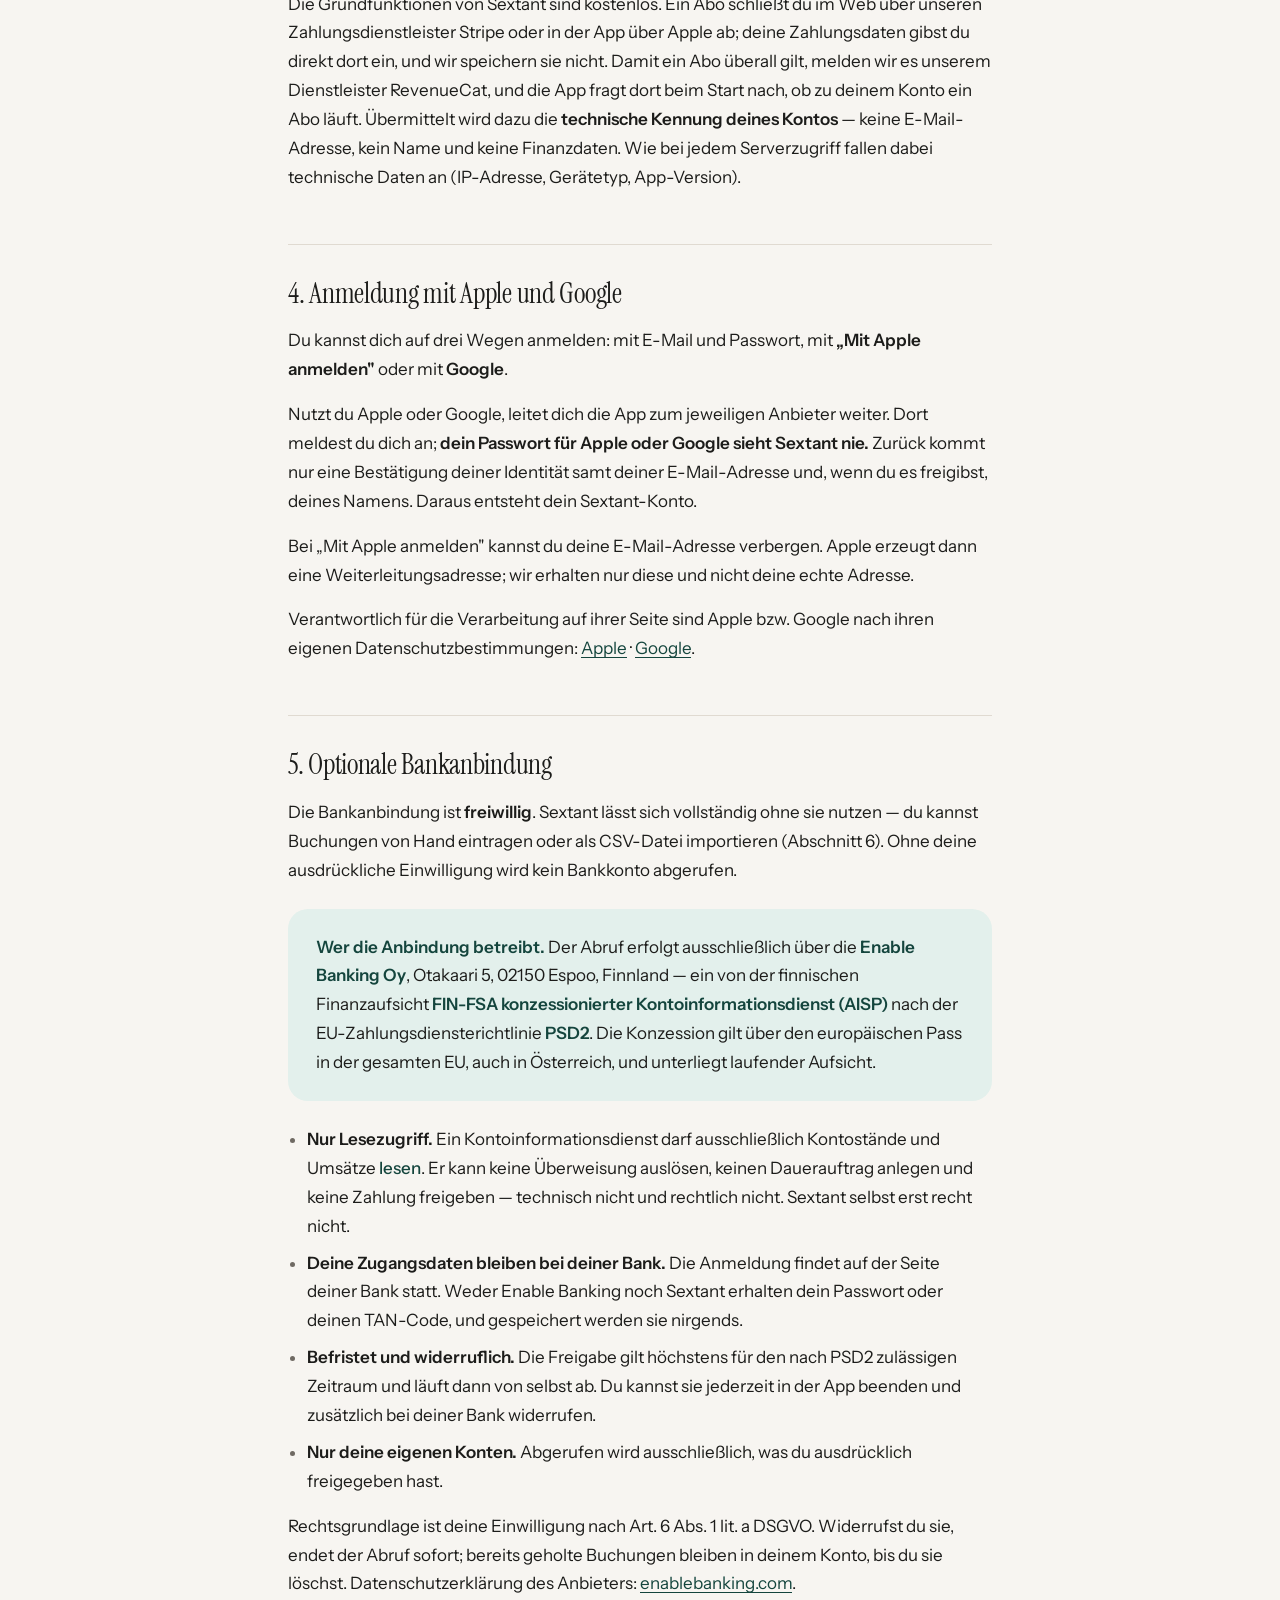
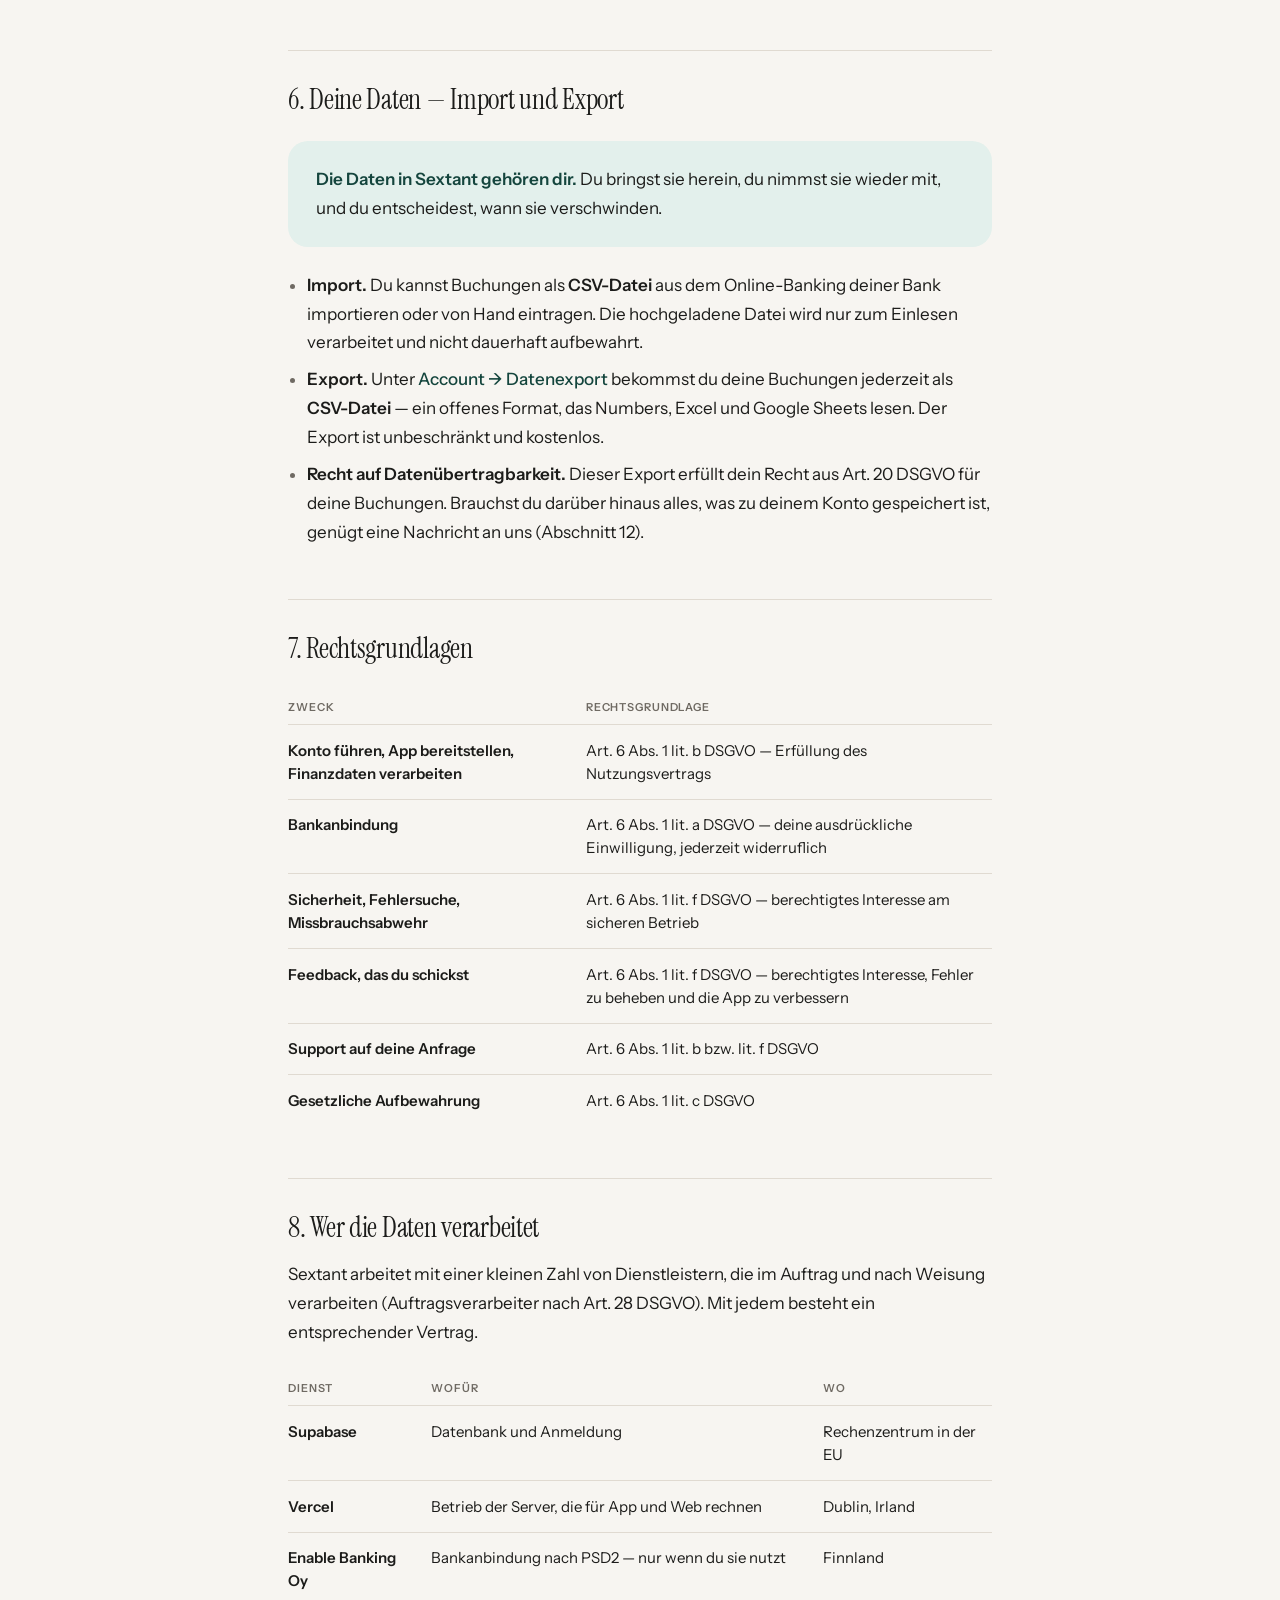
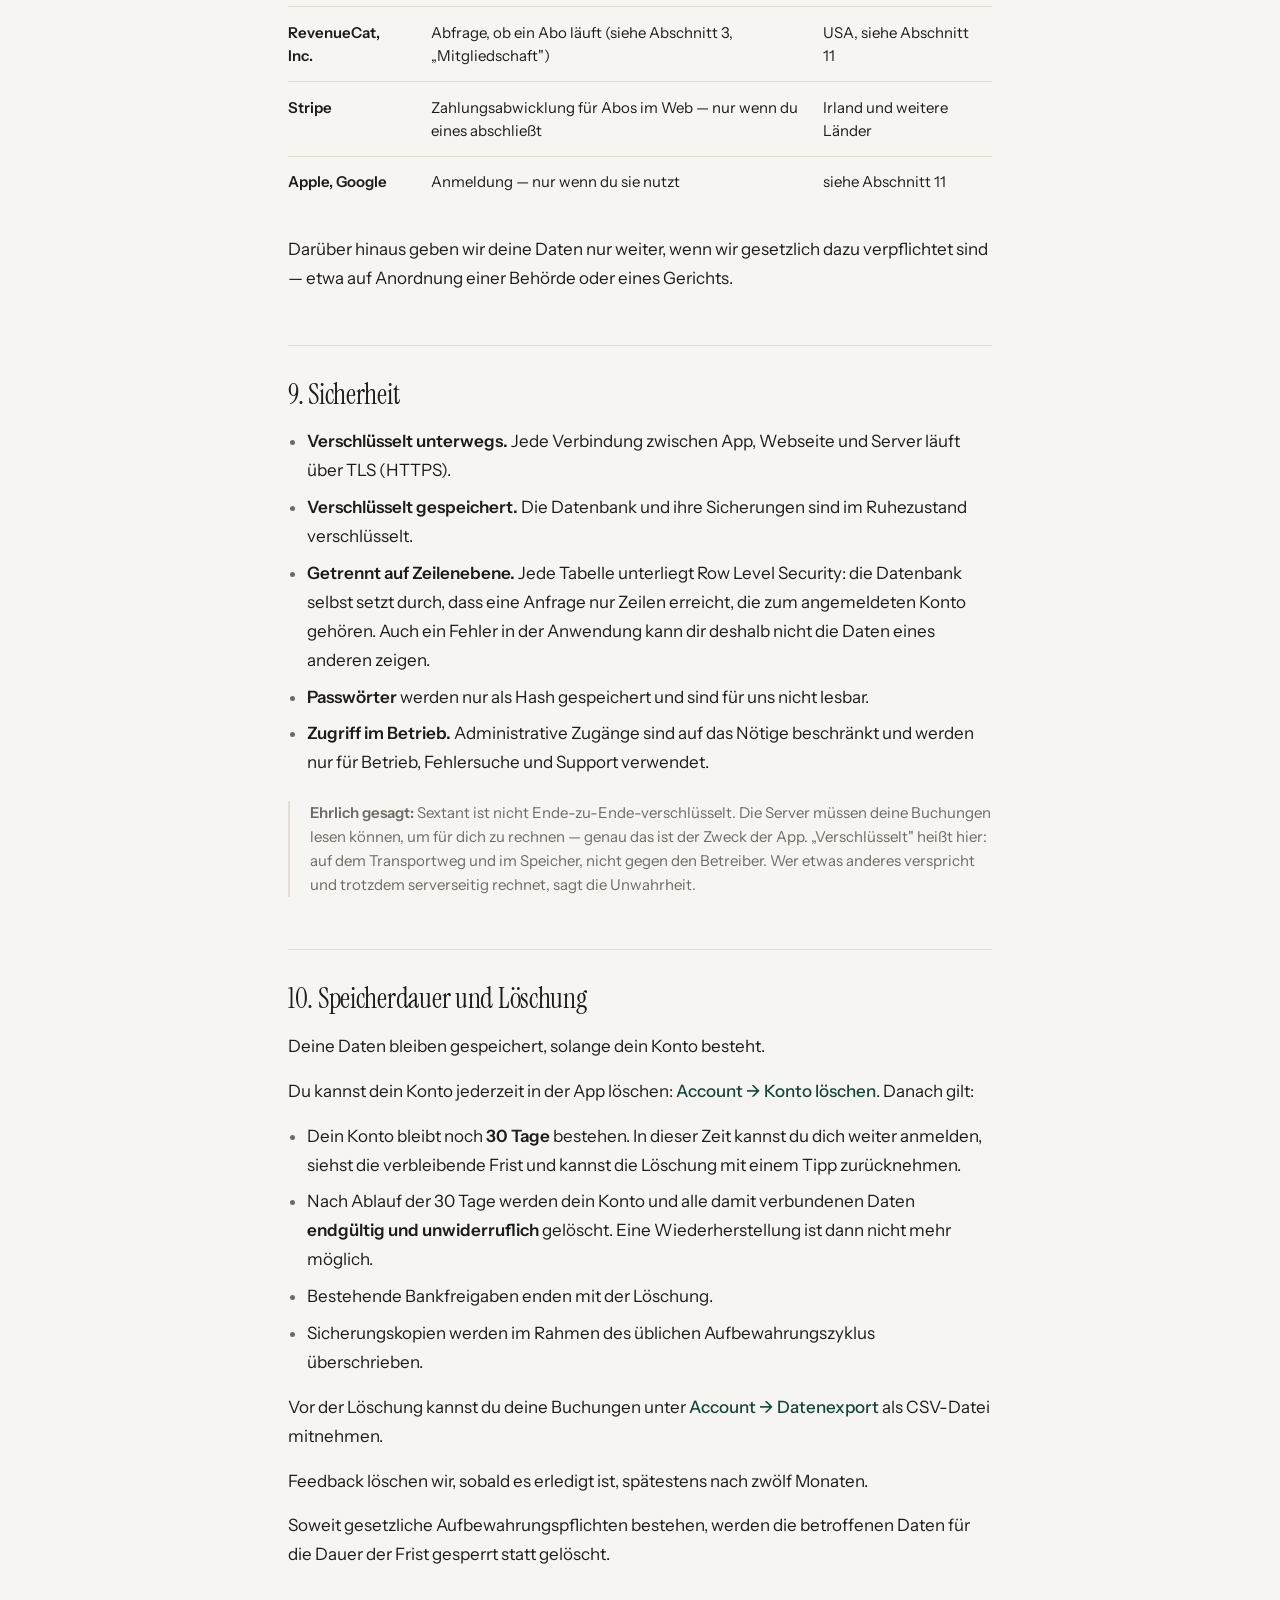
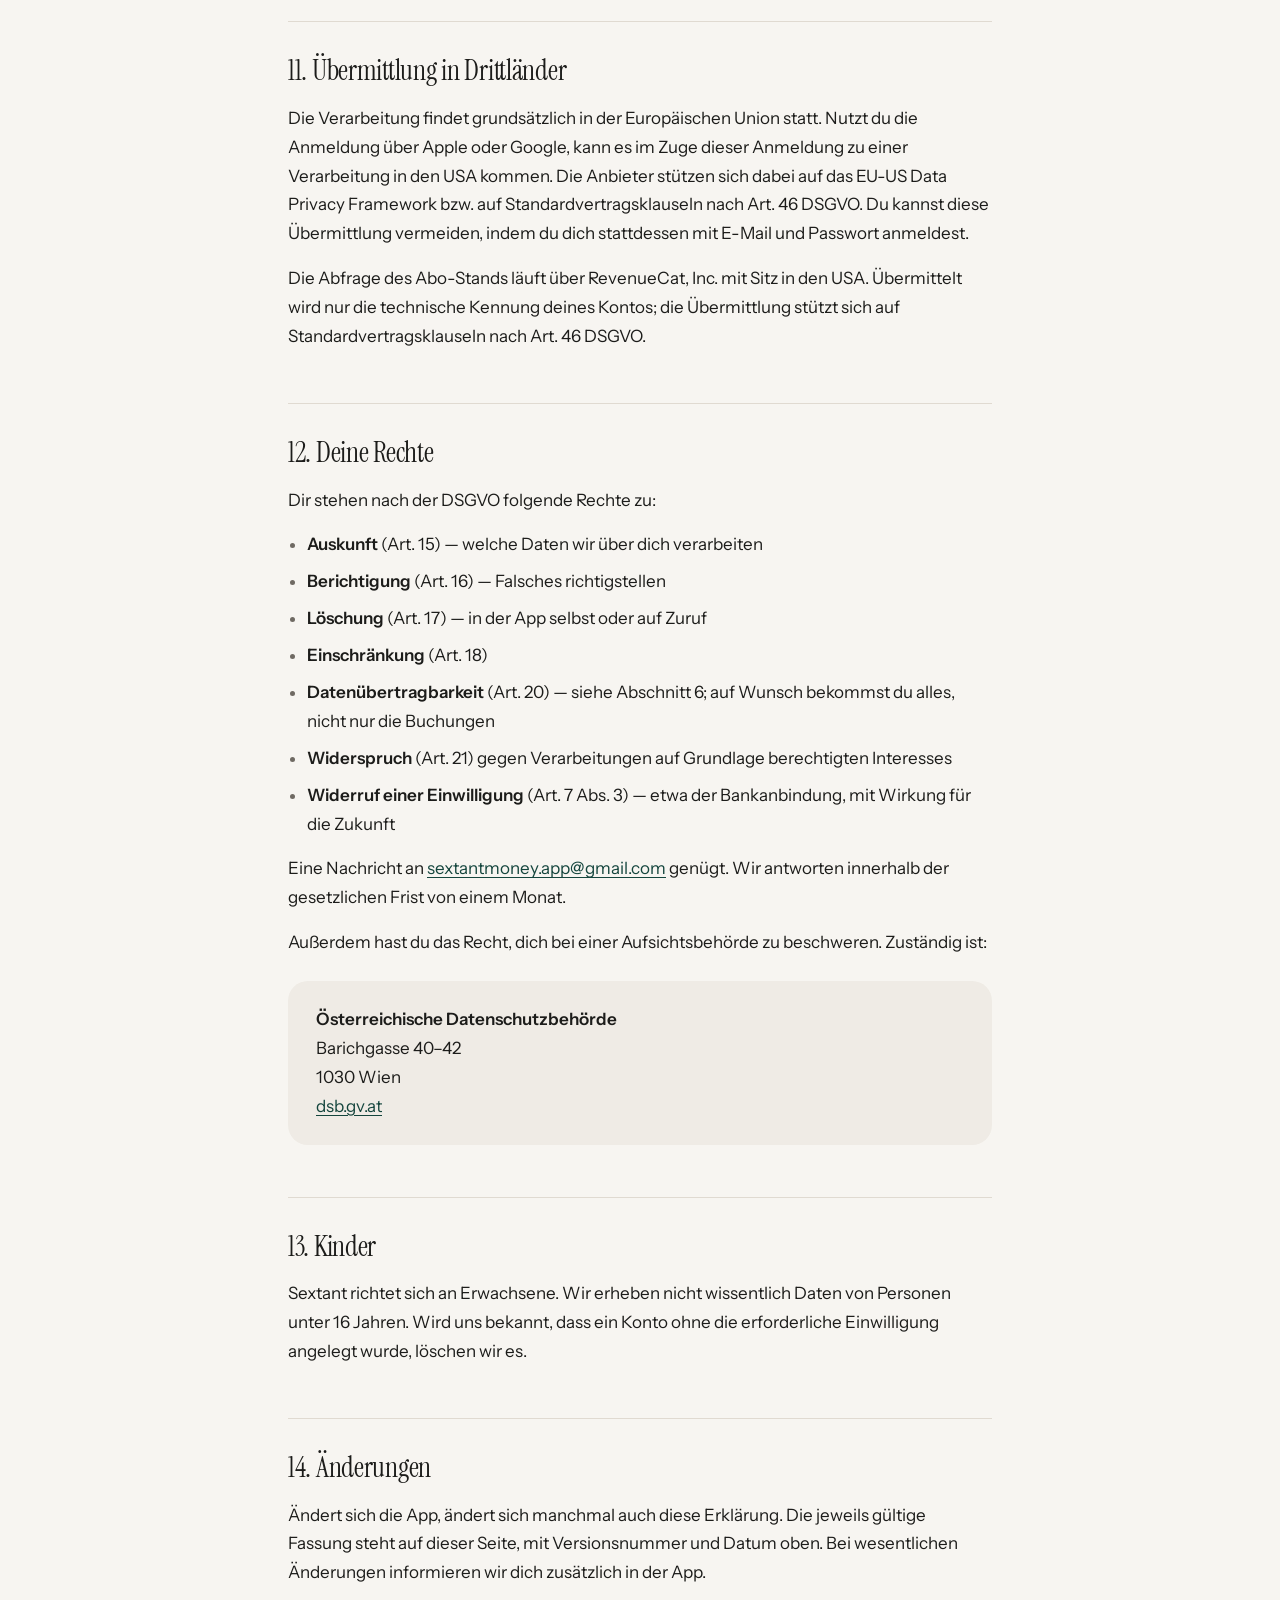
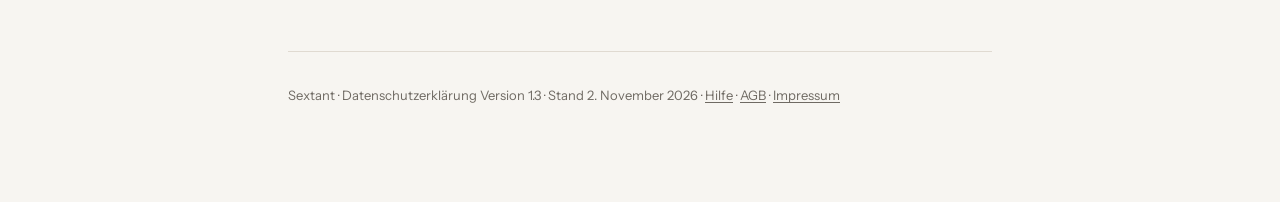
<file: datenschutz.html>
<!DOCTYPE html>
<html lang="de">
<head>
<meta charset="utf-8">
<meta name="viewport" content="width=device-width, initial-scale=1">
<title>Sextant – Datenschutzerklärung</title>
<meta name="description" content="Datenschutzerklärung der App Sextant: welche Daten verarbeitet werden, wo sie liegen und welche Rechte du hast.">
<link rel="preconnect" href="https://fonts.googleapis.com">
<link rel="preconnect" href="https://fonts.gstatic.com" crossorigin>
<link rel="stylesheet" href="https://fonts.googleapis.com/css2?family=Instrument+Sans:ital,wght@0,400..700;1,400..700&family=Instrument+Serif:ital@0;1&display=swap">
<link rel="stylesheet" href="stil.css">
</head>
<body>
<div class="seite">

<div class="blaetter">
  <a href="hilfe.html">Hilfe</a>
  <a href="datenschutz.html" aria-current="page">Datenschutz</a>
  <a href="agb.html">AGB</a>
  <a href="impressum.html">Impressum</a>
</div>

<header>
  <span class="marke">Sextant</span>
  <h1>Datenschutz&shy;erklärung</h1>
  <p class="stand">Version 1.3 · Stand 2. November 2026</p>
</header>

<p class="vorspann">Sextant hilft dir, dein Geld zu ordnen: Einnahmen, Ausgaben,
Rücklagen, Projekte. Dafür verarbeitet die App Daten, die zu den persönlichsten gehören,
die es gibt. Diese Seite sagt genau, welche das sind, wo sie liegen, wer sie sehen kann
und was du dagegen tun kannst.</p>

<nav class="inhalt">
  <p>Inhalt</p>
  <ol>
    <li><a href="#verantwortlicher"><span>Verantwortlicher</span></a></li>
    <li><a href="#grundsaetze"><span>Grundsätze</span></a></li>
    <li><a href="#daten"><span>Welche Daten wir verarbeiten</span></a></li>
    <li><a href="#anmeldung"><span>Anmeldung mit Apple und Google</span></a></li>
    <li><a href="#bank"><span>Optionale Bankanbindung</span></a></li>
    <li><a href="#eigene-daten"><span>Deine Daten — Import und Export</span></a></li>
    <li><a href="#rechtsgrundlagen"><span>Rechtsgrundlagen</span></a></li>
    <li><a href="#empfaenger"><span>Wer die Daten verarbeitet</span></a></li>
    <li><a href="#sicherheit"><span>Sicherheit</span></a></li>
    <li><a href="#speicherdauer"><span>Speicherdauer und Löschung</span></a></li>
    <li><a href="#drittland"><span>Übermittlung in Drittländer</span></a></li>
    <li><a href="#rechte"><span>Deine Rechte</span></a></li>
    <li><a href="#kinder"><span>Kinder</span></a></li>
    <li><a href="#aenderungen"><span>Änderungen</span></a></li>
  </ol>
</nav>

<h2 id="verantwortlicher">1. Verantwortlicher</h2>
<p>Verantwortlich für die Verarbeitung deiner Daten im Sinne der Datenschutz-Grundverordnung
(DSGVO) ist:</p>
<div class="karte">
  <p><strong>MIMI Create GmbH</strong><br>
  Ertlstraße 61<br>
  3100 St. Pölten<br>
  Österreich</p>
  <p>E-Mail: <a href="mailto:sextantmoney.app@gmail.com">sextantmoney.app@gmail.com</a></p>
</div>
<p>Vollständige Angaben stehen im <a href="impressum.html">Impressum</a>.</p>

<h2 id="grundsaetze">2. Grundsätze</h2>
<ul>
  <li><strong>Deine Daten gehören dir.</strong> Sie werden nicht verkauft, nicht vermietet
      und nicht zu Werbezwecken an Dritte weitergegeben.</li>
  <li><strong>Kein Tracking, keine Werbung.</strong> Sextant enthält keine
      Werbenetzwerke und kein Analyse-SDK, das dein Verhalten über Apps oder Websites
      hinweg verfolgt.</li>
  <li><strong>Kein Profiling.</strong> Es findet keine automatisierte Entscheidungsfindung
      mit rechtlicher Wirkung dir gegenüber statt.</li>
  <li><strong>So wenig wie möglich.</strong> Erhoben wird, was die App zum Rechnen braucht
      — nicht mehr.</li>
</ul>

<h2 id="daten">3. Welche Daten wir verarbeiten</h2>

<h3>Kontodaten</h3>
<p>Um Sextant zu nutzen, legst du ein Konto an. Dabei verarbeiten wir deine
<strong>E-Mail-Adresse</strong>, ein verschlüsselt gespeichertes <strong>Passwort</strong>
(sofern du dich nicht über Apple oder Google anmeldest) und, wenn vorhanden, deinen
<strong>Namen</strong>.</p>

<h3>Finanzdaten</h3>
<p>Das ist der Kern der App. Verarbeitet werden:</p>
<ul>
  <li>Deine <strong>Konten</strong> und deren Stände</li>
  <li>Deine <strong>Buchungen</strong> — Betrag, Datum, Verwendungszweck, Empfänger oder
      Auftraggeber, Bankreferenz</li>
  <li>Deine <strong>Kategorien, Regeln, Budgets, Rücklagen und Projekte</strong></li>
  <li>Daten, die du selbst einträgst: Notizen, Namen, Planwerte</li>
</ul>
<p>Diese Daten entstehen entweder dadurch, dass du sie einträgst, dass du eine CSV-Datei
importierst, oder dadurch, dass du eine Bankverbindung herstellst (siehe Abschnitt 5).</p>

<h3>Technische Daten</h3>
<p>Beim Zugriff auf unsere Server fallen technisch notwendige Protokolldaten an
(IP-Adresse, Zeitpunkt, aufgerufene Adresse, Fehlermeldungen). Sie dienen dem Betrieb und
der Sicherheit und werden nicht dazu verwendet, dich über verschiedene Dienste hinweg
wiederzuerkennen.</p>

<h3>Daten, die dein Gerät nicht verlassen</h3>
<p>Wenn du Sextant mit <strong>Face ID, Touch ID oder einer PIN</strong> sperrst,
bleibt diese Einstellung auf deinem iPhone. Dein biometrisches Merkmal wird von Apple
verwaltet und ist für Sextant zu keinem Zeitpunkt zugänglich — die App erfährt nur, ob
die Prüfung erfolgreich war. Dein Anmeldetoken liegt im Schlüsselbund deines Geräts.</p>
<p>Der <strong>Weekly Check-in</strong> ist eine Erinnerung, die dein iPhone selbst plant:
Wochentag und Uhrzeit stehen nur auf dem Gerät. Dafür gibt es keinen Push-Dienst, und es
wird nichts an uns übertragen. Abschalten kannst du sie in der App oder in den
Einstellungen deines iPhones.</p>

<h3>Ansehen ohne Konto</h3>
<p>Du kannst dir die App mit einem erfundenen Beispielhaushalt ansehen, ohne dich
anzumelden. Dafür legen wir ein <strong>anonymes Gastkonto</strong> an — ohne E-Mail-Adresse,
ohne Namen. Es enthält nur die Beispieldaten und das, was du in der Demo änderst, und wird
<strong>nach sieben Tagen automatisch gelöscht</strong>. Eigene Kontoauszüge nimmt ein
Gastkonto nicht an.</p>

<h3>Feedback</h3>
<p>Machst du in der App einen Screenshot, fragt Sextant, ob du Feedback teilen möchtest;
unter <em>Account → Feedback teilen</em> geht es auch ohne Bild. Nur wenn du es abschickst,
speichern wir deine <strong>Nachricht</strong>, ob es ein Fehler oder eine Idee ist, auf
Wunsch den <strong>Screenshot</strong>, dazu E-Mail-Adresse und Name aus deinem Konto,
App-Version, Gerätemodell und iOS-Version. Der Screenshot zeigt, was gerade auf deinem
Bildschirm stand, also womöglich auch Beträge. Du siehst ihn vor dem Senden und kannst ihn
herausnehmen. Das Bild nimmt die App aus ihren eigenen Fenstern; auf deine Fotos greift sie
nicht zu. Lesen können das Feedback nur wir.</p>

<h3>Mitgliedschaft</h3>
<p>Die Grundfunktionen von Sextant sind kostenlos. Ein Abo schließt du im Web über
unseren Zahlungsdienstleister Stripe oder in der App über Apple ab; deine Zahlungsdaten
gibst du direkt dort ein, und wir speichern sie nicht. Damit ein Abo überall gilt, melden
wir es unserem Dienstleister RevenueCat, und die App fragt dort beim Start nach, ob zu deinem Konto ein Abo
läuft. Übermittelt wird dazu die <strong>technische Kennung deines Kontos</strong> — keine E-Mail-Adresse, kein Name
und keine Finanzdaten. Wie bei jedem Serverzugriff fallen
dabei technische Daten an (IP-Adresse, Gerätetyp, App-Version).</p>

<h2 id="anmeldung">4. Anmeldung mit Apple und Google</h2>
<p>Du kannst dich auf drei Wegen anmelden: mit E-Mail und Passwort, mit
<strong>„Mit Apple anmelden"</strong> oder mit <strong>Google</strong>.</p>
<p>Nutzt du Apple oder Google, leitet dich die App zum jeweiligen Anbieter weiter. Dort
meldest du dich an; <strong>dein Passwort für Apple oder Google sieht Sextant nie.</strong>
Zurück kommt nur eine Bestätigung deiner Identität samt deiner E-Mail-Adresse und,
wenn du es freigibst, deines Namens. Daraus entsteht dein Sextant-Konto.</p>
<p>Bei „Mit Apple anmelden" kannst du deine E-Mail-Adresse verbergen. Apple erzeugt dann
eine Weiterleitungsadresse; wir erhalten nur diese und nicht deine echte Adresse.</p>
<p>Verantwortlich für die Verarbeitung auf ihrer Seite sind Apple bzw. Google nach ihren
eigenen Datenschutzbestimmungen:
<a href="https://www.apple.com/legal/privacy/de-ww/" rel="noopener">Apple</a> ·
<a href="https://policies.google.com/privacy?hl=de" rel="noopener">Google</a>.</p>

<h2 id="bank">5. Optionale Bankanbindung</h2>
<p>Die Bankanbindung ist <strong>freiwillig</strong>. Sextant lässt sich vollständig
ohne sie nutzen — du kannst Buchungen von Hand eintragen oder als CSV-Datei importieren
(Abschnitt 6). Ohne deine ausdrückliche Einwilligung wird kein Bankkonto abgerufen.</p>

<div class="kernsatz">
  <p><strong>Wer die Anbindung betreibt.</strong> Der Abruf erfolgt ausschließlich über die
  <strong>Enable Banking Oy</strong>, Otakaari 5, 02150 Espoo, Finnland — ein von der
  finnischen Finanzaufsicht <strong>FIN-FSA konzessionierter Kontoinformationsdienst
  (AISP)</strong> nach der EU-Zahlungsdiensterichtlinie <strong>PSD2</strong>. Die
  Konzession gilt über den europäischen Pass in der gesamten EU, auch in Österreich, und
  unterliegt laufender Aufsicht.</p>
</div>

<ul>
  <li><strong>Nur Lesezugriff.</strong> Ein Kontoinformationsdienst darf ausschließlich
      Kontostände und Umsätze <em>lesen</em>. Er kann keine Überweisung auslösen, keinen
      Dauerauftrag anlegen und keine Zahlung freigeben — technisch nicht und rechtlich
      nicht. Sextant selbst erst recht nicht.</li>
  <li><strong>Deine Zugangsdaten bleiben bei deiner Bank.</strong> Die Anmeldung findet auf
      der Seite deiner Bank statt. Weder Enable Banking noch Sextant erhalten dein
      Passwort oder deinen TAN-Code, und gespeichert werden sie nirgends.</li>
  <li><strong>Befristet und widerruflich.</strong> Die Freigabe gilt höchstens für den nach
      PSD2 zulässigen Zeitraum und läuft dann von selbst ab. Du kannst sie jederzeit in der
      App beenden und zusätzlich bei deiner Bank widerrufen.</li>
  <li><strong>Nur deine eigenen Konten.</strong> Abgerufen wird ausschließlich, was du
      ausdrücklich freigegeben hast.</li>
</ul>
<p>Rechtsgrundlage ist deine Einwilligung nach Art. 6 Abs. 1 lit. a DSGVO. Widerrufst du
sie, endet der Abruf sofort; bereits geholte Buchungen bleiben in deinem Konto, bis du sie
löschst. Datenschutzerklärung des Anbieters:
<a href="https://enablebanking.com/privacy-policy/" rel="noopener">enablebanking.com</a>.</p>

<h2 id="eigene-daten">6. Deine Daten — Import und Export</h2>
<div class="kernsatz">
  <p><strong>Die Daten in Sextant gehören dir.</strong> Du bringst sie herein, du nimmst
  sie wieder mit, und du entscheidest, wann sie verschwinden.</p>
</div>
<ul>
  <li><strong>Import.</strong> Du kannst Buchungen als <strong>CSV-Datei</strong> aus dem
      Online-Banking deiner Bank importieren oder von Hand eintragen. Die hochgeladene
      Datei wird nur zum Einlesen verarbeitet und nicht dauerhaft aufbewahrt.</li>
  <li><strong>Export.</strong> Unter <em>Account → Datenexport</em> bekommst du deine
      Buchungen jederzeit als <strong>CSV-Datei</strong> — ein offenes Format, das Numbers,
      Excel und Google Sheets lesen. Der Export ist unbeschränkt und kostenlos.</li>
  <li><strong>Recht auf Datenübertragbarkeit.</strong> Dieser Export erfüllt dein Recht aus
      Art. 20 DSGVO für deine Buchungen. Brauchst du darüber hinaus alles, was zu deinem
      Konto gespeichert ist, genügt eine Nachricht an uns (Abschnitt 12).</li>
</ul>

<h2 id="rechtsgrundlagen">7. Rechtsgrundlagen</h2>
<table>
  <thead><tr><th>Zweck</th><th>Rechtsgrundlage</th></tr></thead>
  <tbody>
    <tr><td>Konto führen, App bereitstellen, Finanzdaten verarbeiten</td>
        <td>Art. 6 Abs. 1 lit. b DSGVO — Erfüllung des Nutzungsvertrags</td></tr>
    <tr><td>Bankanbindung</td>
        <td>Art. 6 Abs. 1 lit. a DSGVO — deine ausdrückliche Einwilligung, jederzeit widerruflich</td></tr>
    <tr><td>Sicherheit, Fehlersuche, Missbrauchsabwehr</td>
        <td>Art. 6 Abs. 1 lit. f DSGVO — berechtigtes Interesse am sicheren Betrieb</td></tr>
    <tr><td>Feedback, das du schickst</td>
        <td>Art. 6 Abs. 1 lit. f DSGVO — berechtigtes Interesse, Fehler zu beheben und die App zu verbessern</td></tr>
    <tr><td>Support auf deine Anfrage</td>
        <td>Art. 6 Abs. 1 lit. b bzw. lit. f DSGVO</td></tr>
    <tr><td>Gesetzliche Aufbewahrung</td>
        <td>Art. 6 Abs. 1 lit. c DSGVO</td></tr>
  </tbody>
</table>

<h2 id="empfaenger">8. Wer die Daten verarbeitet</h2>
<p>Sextant arbeitet mit einer kleinen Zahl von Dienstleistern, die im Auftrag und nach
Weisung verarbeiten (Auftragsverarbeiter nach Art. 28 DSGVO). Mit jedem besteht ein
entsprechender Vertrag.</p>
<table>
  <thead><tr><th>Dienst</th><th>Wofür</th><th>Wo</th></tr></thead>
  <tbody>
    <tr><td>Supabase</td><td>Datenbank und Anmeldung</td><td>Rechenzentrum in der EU</td></tr>
    <tr><td>Vercel</td><td>Betrieb der Server, die für App und Web rechnen</td><td>Dublin, Irland</td></tr>
    <tr><td>Enable Banking Oy</td><td>Bankanbindung nach PSD2 — nur wenn du sie nutzt</td><td>Finnland</td></tr>
    <tr><td>RevenueCat, Inc.</td><td>Abfrage, ob ein Abo läuft (siehe Abschnitt 3, „Mitgliedschaft")</td><td>USA, siehe Abschnitt 11</td></tr>
    <tr><td>Stripe</td><td>Zahlungsabwicklung für Abos im Web — nur wenn du eines abschließt</td><td>Irland und weitere Länder</td></tr>
    <tr><td>Apple, Google</td><td>Anmeldung — nur wenn du sie nutzt</td><td>siehe Abschnitt 11</td></tr>
  </tbody>
</table>
<p>Darüber hinaus geben wir deine Daten nur weiter, wenn wir gesetzlich dazu verpflichtet
sind — etwa auf Anordnung einer Behörde oder eines Gerichts.</p>

<h2 id="sicherheit">9. Sicherheit</h2>
<ul>
  <li><strong>Verschlüsselt unterwegs.</strong> Jede Verbindung zwischen App, Webseite und
      Server läuft über TLS (HTTPS).</li>
  <li><strong>Verschlüsselt gespeichert.</strong> Die Datenbank und ihre Sicherungen sind
      im Ruhezustand verschlüsselt.</li>
  <li><strong>Getrennt auf Zeilenebene.</strong> Jede Tabelle unterliegt Row Level Security:
      die Datenbank selbst setzt durch, dass eine Anfrage nur Zeilen erreicht, die zum
      angemeldeten Konto gehören. Auch ein Fehler in der Anwendung kann dir deshalb nicht
      die Daten eines anderen zeigen.</li>
  <li><strong>Passwörter</strong> werden nur als Hash gespeichert und sind für uns nicht
      lesbar.</li>
  <li><strong>Zugriff im Betrieb.</strong> Administrative Zugänge sind auf das Nötige
      beschränkt und werden nur für Betrieb, Fehlersuche und Support verwendet.</li>
</ul>
<div class="hinweis">
  <p><strong>Ehrlich gesagt:</strong> Sextant ist nicht Ende-zu-Ende-verschlüsselt.
  Die Server müssen deine Buchungen lesen können, um für dich zu rechnen — genau das ist
  der Zweck der App. „Verschlüsselt" heißt hier: auf dem Transportweg und im Speicher,
  nicht gegen den Betreiber. Wer etwas anderes verspricht und trotzdem serverseitig
  rechnet, sagt die Unwahrheit.</p>
</div>

<h2 id="speicherdauer">10. Speicherdauer und Löschung</h2>
<p>Deine Daten bleiben gespeichert, solange dein Konto besteht.</p>
<p>Du kannst dein Konto jederzeit in der App löschen: <em>Account → Konto löschen</em>.
Danach gilt:</p>
<ul>
  <li>Dein Konto bleibt noch <strong>30 Tage</strong> bestehen. In dieser Zeit kannst du
      dich weiter anmelden, siehst die verbleibende Frist und kannst die Löschung mit
      einem Tipp zurücknehmen.</li>
  <li>Nach Ablauf der 30 Tage werden dein Konto und alle damit verbundenen Daten
      <strong>endgültig und unwiderruflich</strong> gelöscht. Eine Wiederherstellung ist
      dann nicht mehr möglich.</li>
  <li>Bestehende Bankfreigaben enden mit der Löschung.</li>
  <li>Sicherungskopien werden im Rahmen des üblichen Aufbewahrungszyklus überschrieben.</li>
</ul>
<p>Vor der Löschung kannst du deine Buchungen unter <em>Account → Datenexport</em> als
CSV-Datei mitnehmen.</p>
<p>Feedback löschen wir, sobald es erledigt ist, spätestens nach zwölf Monaten.</p>
<p>Soweit gesetzliche Aufbewahrungspflichten bestehen, werden die betroffenen Daten für
die Dauer der Frist gesperrt statt gelöscht.</p>

<h2 id="drittland">11. Übermittlung in Drittländer</h2>
<p>Die Verarbeitung findet grundsätzlich in der Europäischen Union statt. Nutzt du die
Anmeldung über Apple oder Google, kann es im Zuge dieser Anmeldung zu einer Verarbeitung
in den USA kommen. Die Anbieter stützen sich dabei auf das EU-US Data Privacy Framework
bzw. auf Standardvertragsklauseln nach Art. 46 DSGVO. Du kannst diese Übermittlung
vermeiden, indem du dich stattdessen mit E-Mail und Passwort anmeldest.</p>
<p>Die Abfrage des Abo-Stands läuft über RevenueCat, Inc. mit Sitz in den USA. Übermittelt
wird nur die technische Kennung deines Kontos; die Übermittlung stützt sich auf
Standardvertragsklauseln nach Art. 46 DSGVO.</p>

<h2 id="rechte">12. Deine Rechte</h2>
<p>Dir stehen nach der DSGVO folgende Rechte zu:</p>
<ul>
  <li><strong>Auskunft</strong> (Art. 15) — welche Daten wir über dich verarbeiten</li>
  <li><strong>Berichtigung</strong> (Art. 16) — Falsches richtigstellen</li>
  <li><strong>Löschung</strong> (Art. 17) — in der App selbst oder auf Zuruf</li>
  <li><strong>Einschränkung</strong> (Art. 18)</li>
  <li><strong>Datenübertragbarkeit</strong> (Art. 20) — siehe Abschnitt 6; auf Wunsch
      bekommst du alles, nicht nur die Buchungen</li>
  <li><strong>Widerspruch</strong> (Art. 21) gegen Verarbeitungen auf Grundlage
      berechtigten Interesses</li>
  <li><strong>Widerruf einer Einwilligung</strong> (Art. 7 Abs. 3) — etwa der Bankanbindung,
      mit Wirkung für die Zukunft</li>
</ul>
<p>Eine Nachricht an
<a href="mailto:sextantmoney.app@gmail.com">sextantmoney.app@gmail.com</a>
genügt. Wir antworten innerhalb der gesetzlichen Frist von einem Monat.</p>
<p>Außerdem hast du das Recht, dich bei einer Aufsichtsbehörde zu beschweren. Zuständig ist:</p>
<div class="karte">
  <p><strong>Österreichische Datenschutzbehörde</strong><br>
  Barichgasse 40–42<br>
  1030 Wien<br>
  <a href="https://www.dsb.gv.at" rel="noopener">dsb.gv.at</a></p>
</div>

<h2 id="kinder">13. Kinder</h2>
<p>Sextant richtet sich an Erwachsene. Wir erheben nicht wissentlich Daten von Personen
unter 16 Jahren. Wird uns bekannt, dass ein Konto ohne die erforderliche Einwilligung
angelegt wurde, löschen wir es.</p>

<h2 id="aenderungen">14. Änderungen</h2>
<p>Ändert sich die App, ändert sich manchmal auch diese Erklärung. Die jeweils gültige
Fassung steht auf dieser Seite, mit Versionsnummer und Datum oben. Bei wesentlichen
Änderungen informieren wir dich zusätzlich in der App.</p>

<footer>
  <p>Sextant · Datenschutzerklärung Version 1.3 · Stand 2. November 2026 ·
     <a href="hilfe.html">Hilfe</a> ·
     <a href="agb.html">AGB</a> ·
     <a href="impressum.html">Impressum</a></p>
</footer>

</div>
</body>
</html>
</file>
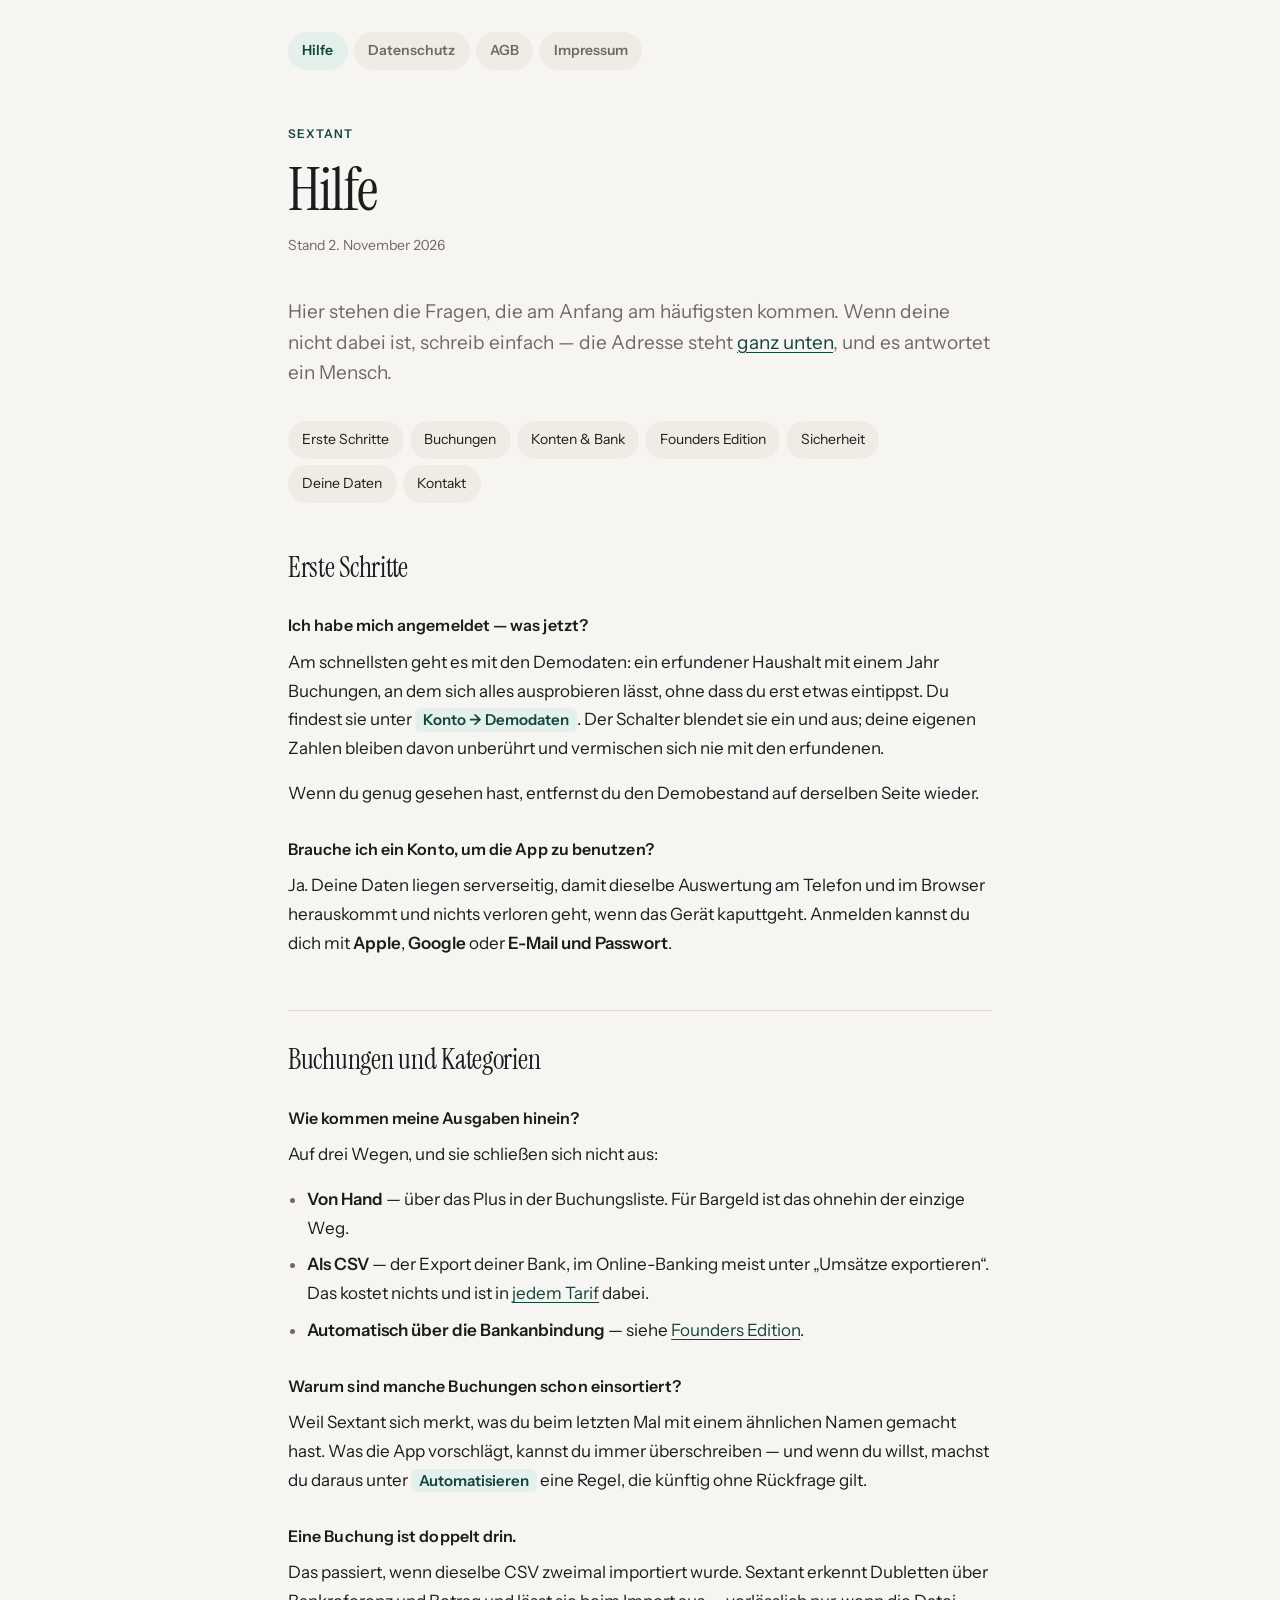
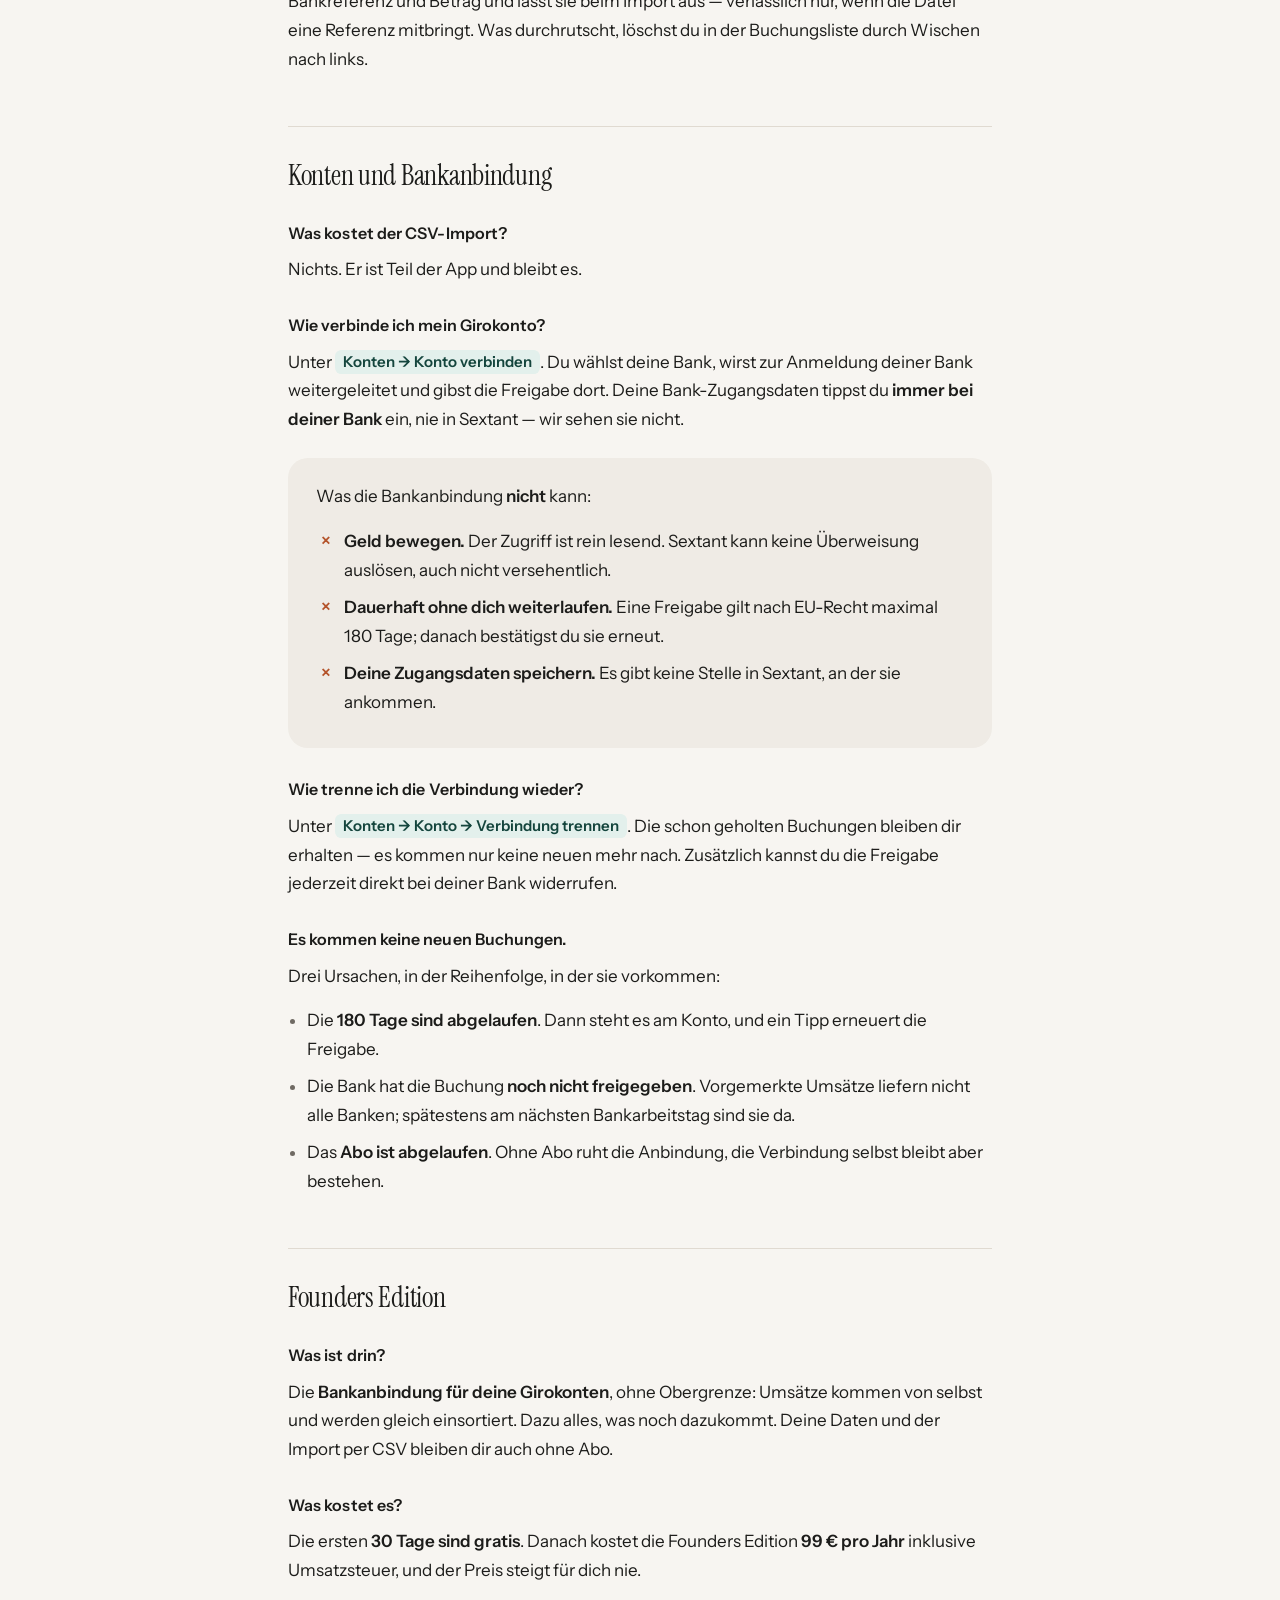
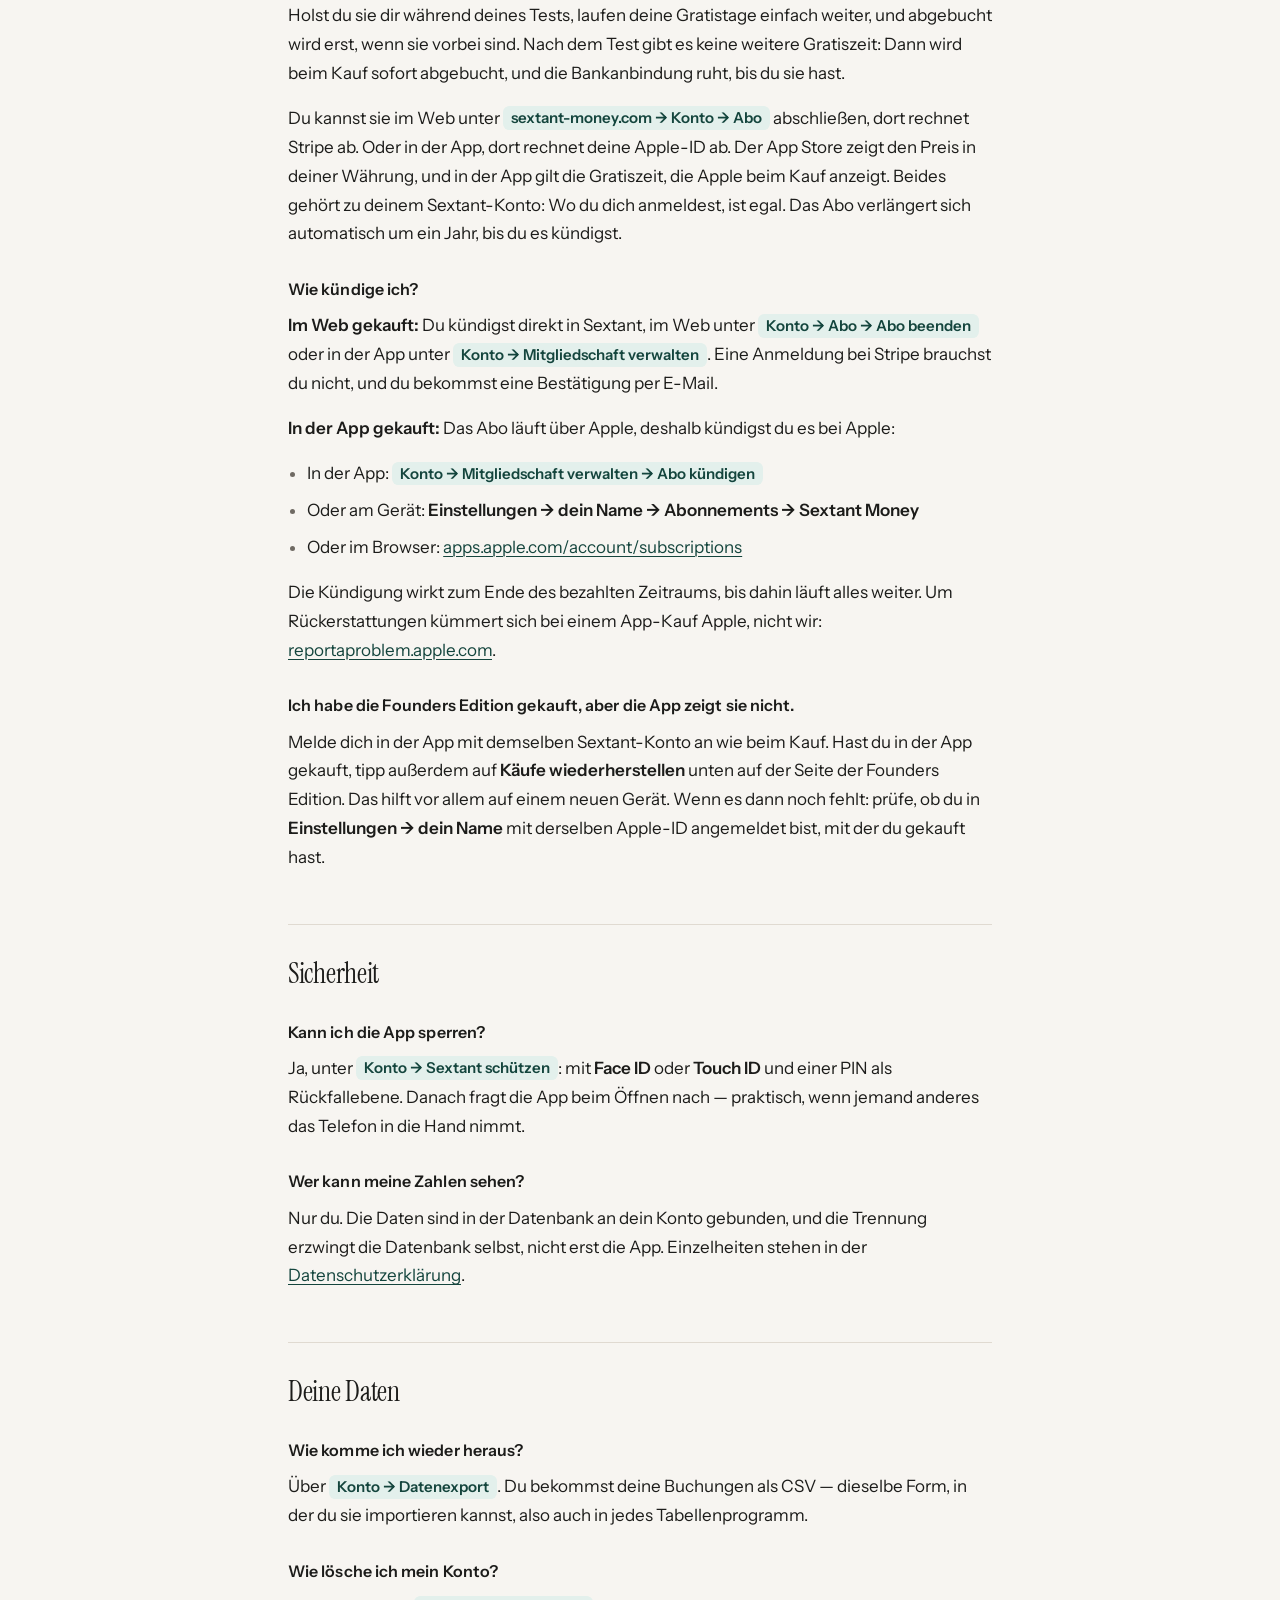
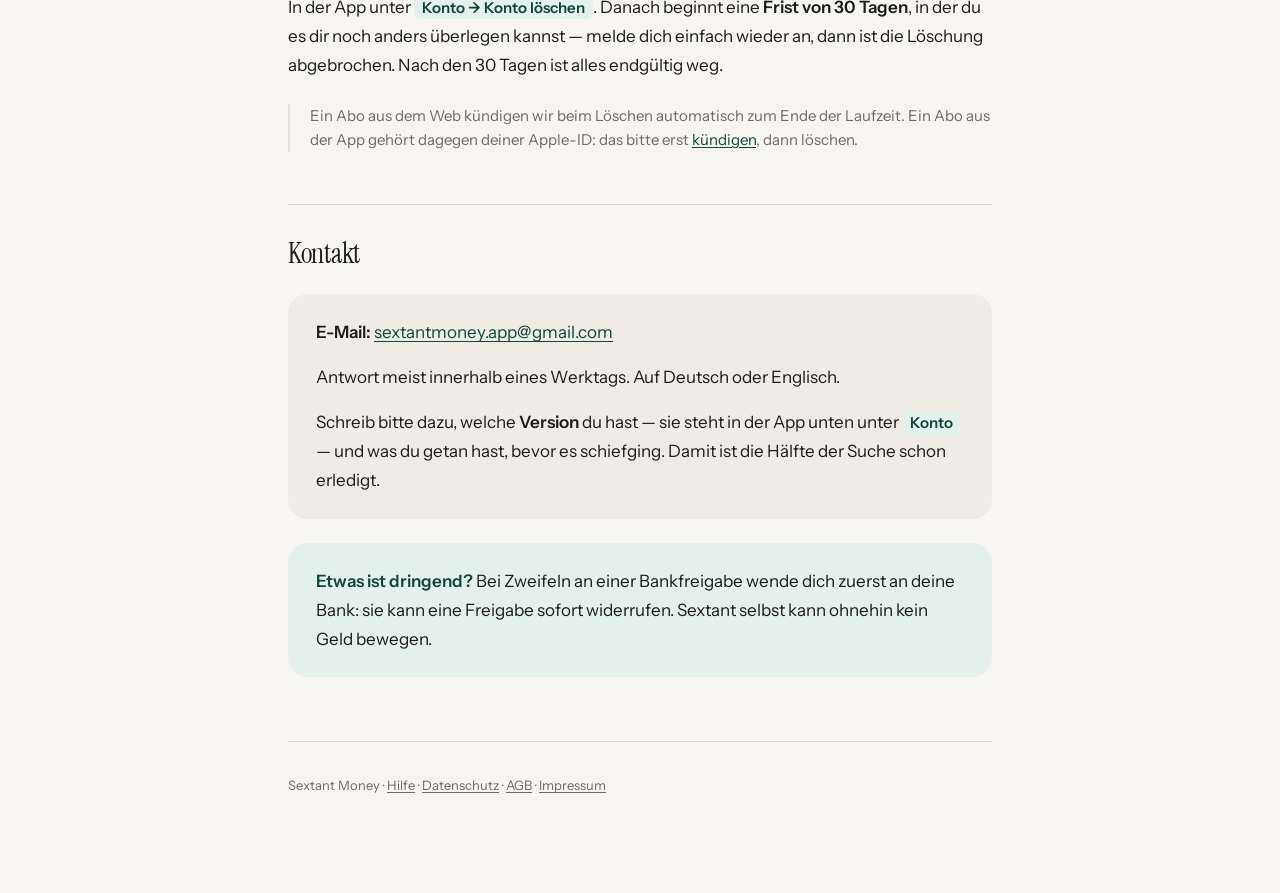
<file: hilfe.html>
<!DOCTYPE html>
<html lang="de">
<head>
<meta charset="utf-8">
<meta name="viewport" content="width=device-width, initial-scale=1">
<title>Sextant – Hilfe</title>
<meta name="description" content="Hilfe und Support für die App Sextant: erste Schritte, Konten verbinden, CSV-Import, Abo kündigen, Daten exportieren, Konto löschen.">
<link rel="preconnect" href="https://fonts.googleapis.com">
<link rel="preconnect" href="https://fonts.gstatic.com" crossorigin>
<link rel="stylesheet" href="https://fonts.googleapis.com/css2?family=Instrument+Sans:ital,wght@0,400..700;1,400..700&family=Instrument+Serif:ital@0;1&display=swap">
<link rel="stylesheet" href="stil.css">
<style>
  /* Der Weg durch die App — „Konto → Datenexport". Damit die Schritte nicht
     wie Fließtext gelesen werden, obwohl man sie abtippen soll. */
  .pfad {
    font-family: var(--sans);
    font-size: 0.9375rem;
    font-weight: 600;
    color: var(--akzent);
    background: var(--akzent-hell);
    padding: 0.15rem 0.5rem;
    border-radius: 0.4rem;
    white-space: nowrap;
  }
  .inhalt { display: flex; flex-wrap: wrap; gap: 0.375rem; margin: 0 0 3rem; }
  .inhalt a {
    font-size: 0.875rem;
    text-decoration: none;
    color: var(--text);
    background: var(--karte);
    padding: 0.45rem 0.9rem;
    border-radius: 999px;
    transition: background 0.15s ease;
  }
  .inhalt a:hover { background: var(--karte-stark); }
</style>
</head>
<body>
<div class="seite">

<div class="blaetter">
  <a href="hilfe.html" aria-current="page">Hilfe</a>
  <a href="datenschutz.html">Datenschutz</a>
  <a href="agb.html">AGB</a>
  <a href="impressum.html">Impressum</a>
</div>

<header>
  <span class="marke">Sextant</span>
  <h1>Hilfe</h1>
  <p class="stand">Stand 2. November 2026</p>
</header>

<p class="vorspann">Hier stehen die Fragen, die am Anfang am häufigsten kommen. Wenn
deine nicht dabei ist, schreib einfach — die Adresse steht
<a href="#kontakt">ganz unten</a>, und es antwortet ein Mensch.</p>

<div class="inhalt">
  <a href="#anfang">Erste Schritte</a>
  <a href="#buchungen">Buchungen</a>
  <a href="#konten">Konten &amp; Bank</a>
  <a href="#plus">Founders Edition</a>
  <a href="#sicherheit">Sicherheit</a>
  <a href="#daten">Deine Daten</a>
  <a href="#kontakt">Kontakt</a>
</div>

<h2 id="anfang">Erste Schritte</h2>

<h3>Ich habe mich angemeldet — was jetzt?</h3>
<p>Am schnellsten geht es mit den Demodaten: ein erfundener Haushalt mit einem Jahr
Buchungen, an dem sich alles ausprobieren lässt, ohne dass du erst etwas eintippst. Du
findest sie unter <span class="pfad">Konto → Demodaten</span>. Der Schalter blendet sie
ein und aus; deine eigenen Zahlen bleiben davon unberührt und vermischen sich nie mit
den erfundenen.</p>
<p>Wenn du genug gesehen hast, entfernst du den Demobestand auf derselben Seite wieder.</p>

<h3>Brauche ich ein Konto, um die App zu benutzen?</h3>
<p>Ja. Deine Daten liegen serverseitig, damit dieselbe Auswertung am Telefon und im
Browser herauskommt und nichts verloren geht, wenn das Gerät kaputtgeht. Anmelden kannst
du dich mit <strong>Apple</strong>, <strong>Google</strong> oder
<strong>E-Mail und Passwort</strong>.</p>

<h2 id="buchungen">Buchungen und Kategorien</h2>

<h3>Wie kommen meine Ausgaben hinein?</h3>
<p>Auf drei Wegen, und sie schließen sich nicht aus:</p>
<ul>
  <li><strong>Von Hand</strong> — über das Plus in der Buchungsliste. Für Bargeld ist
      das ohnehin der einzige Weg.</li>
  <li><strong>Als CSV</strong> — der Export deiner Bank, im Online-Banking meist unter
      „Umsätze exportieren“. Das kostet nichts und ist in
      <a href="#csv">jedem Tarif</a> dabei.</li>
  <li><strong>Automatisch über die Bankanbindung</strong> — siehe
      <a href="#plus">Founders Edition</a>.</li>
</ul>

<h3>Warum sind manche Buchungen schon einsortiert?</h3>
<p>Weil Sextant sich merkt, was du beim letzten Mal mit einem ähnlichen Namen gemacht
hast. Was die App vorschlägt, kannst du immer überschreiben — und wenn du willst, machst
du daraus unter <span class="pfad">Automatisieren</span> eine Regel, die künftig ohne
Rückfrage gilt.</p>

<h3>Eine Buchung ist doppelt drin.</h3>
<p>Das passiert, wenn dieselbe CSV zweimal importiert wurde. Sextant erkennt Dubletten
über Bankreferenz und Betrag und lässt sie beim Import aus — verlässlich nur, wenn die
Datei eine Referenz mitbringt. Was durchrutscht, löschst du in der Buchungsliste durch
Wischen nach links.</p>

<h2 id="konten">Konten und Bankanbindung</h2>

<h3 id="csv">Was kostet der CSV-Import?</h3>
<p>Nichts. Er ist Teil der App und bleibt es.</p>

<h3>Wie verbinde ich mein Girokonto?</h3>
<p>Unter <span class="pfad">Konten → Konto verbinden</span>. Du wählst deine Bank, wirst
zur Anmeldung deiner Bank weitergeleitet und gibst die Freigabe dort. Deine
Bank-Zugangsdaten tippst du <strong>immer bei deiner Bank</strong> ein, nie in Sextant —
wir sehen sie nicht.</p>

<div class="abgrenzung">
  <p>Was die Bankanbindung <strong>nicht</strong> kann:</p>
  <ul>
    <li><strong>Geld bewegen.</strong> Der Zugriff ist rein lesend. Sextant kann keine
        Überweisung auslösen, auch nicht versehentlich.</li>
    <li><strong>Dauerhaft ohne dich weiterlaufen.</strong> Eine Freigabe gilt nach
        EU-Recht maximal 180 Tage; danach bestätigst du sie erneut.</li>
    <li><strong>Deine Zugangsdaten speichern.</strong> Es gibt keine Stelle in Sextant,
        an der sie ankommen.</li>
  </ul>
</div>

<h3>Wie trenne ich die Verbindung wieder?</h3>
<p>Unter <span class="pfad">Konten → Konto → Verbindung trennen</span>. Die schon
geholten Buchungen bleiben dir erhalten — es kommen nur keine neuen mehr nach. Zusätzlich
kannst du die Freigabe jederzeit direkt bei deiner Bank widerrufen.</p>

<h3>Es kommen keine neuen Buchungen.</h3>
<p>Drei Ursachen, in der Reihenfolge, in der sie vorkommen:</p>
<ul>
  <li>Die <strong>180 Tage sind abgelaufen</strong>. Dann steht es am Konto, und ein
      Tipp erneuert die Freigabe.</li>
  <li>Die Bank hat die Buchung <strong>noch nicht freigegeben</strong>. Vorgemerkte
      Umsätze liefern nicht alle Banken; spätestens am nächsten Bankarbeitstag sind sie
      da.</li>
  <li>Das <strong>Abo ist abgelaufen</strong>. Ohne Abo ruht die Anbindung, die
      Verbindung selbst bleibt aber bestehen.</li>
</ul>

<h2 id="plus">Founders Edition</h2>

<h3>Was ist drin?</h3>
<p>Die <strong>Bankanbindung für deine Girokonten</strong>, ohne Obergrenze: Umsätze kommen von
selbst und werden gleich einsortiert. Dazu alles, was noch dazukommt. Deine Daten und der
Import per CSV bleiben dir auch ohne Abo.</p>

<h3>Was kostet es?</h3>
<p>Die ersten <strong>30 Tage sind gratis</strong>. Danach kostet die Founders Edition
<strong>99 € pro Jahr</strong> inklusive Umsatzsteuer, und der Preis steigt für dich nie.</p>
<p>Holst du sie dir während deines Tests, laufen deine Gratistage einfach weiter, und abgebucht
wird erst, wenn sie vorbei sind. Nach dem Test gibt es keine weitere Gratiszeit: Dann wird
beim Kauf sofort abgebucht, und die Bankanbindung ruht, bis du sie hast.</p>
<p>Du kannst sie im Web unter <span class="pfad">sextant-money.com → Konto → Abo</span>
abschließen, dort rechnet Stripe ab. Oder in der App, dort rechnet deine Apple-ID ab. Der
App Store zeigt den Preis in deiner Währung, und in der App gilt die Gratiszeit, die Apple
beim Kauf anzeigt. Beides gehört zu deinem Sextant-Konto: Wo du dich anmeldest, ist egal.
Das Abo verlängert sich automatisch um ein Jahr, bis du es kündigst.</p>

<h3 id="kuendigen">Wie kündige ich?</h3>
<p><strong>Im Web gekauft:</strong> Du kündigst direkt in Sextant, im Web unter
<span class="pfad">Konto → Abo → Abo beenden</span> oder in der App unter
<span class="pfad">Konto → Mitgliedschaft verwalten</span>. Eine Anmeldung bei Stripe brauchst
du nicht, und du bekommst eine Bestätigung per E-Mail.</p>
<p><strong>In der App gekauft:</strong> Das Abo läuft über Apple, deshalb kündigst du es bei Apple:</p>
<ul>
  <li>In der App: <span class="pfad">Konto → Mitgliedschaft verwalten → Abo kündigen</span></li>
  <li>Oder am Gerät: <strong>Einstellungen → dein Name → Abonnements → Sextant
      Money</strong></li>
  <li>Oder im Browser: <a href="https://apps.apple.com/account/subscriptions">apps.apple.com/account/subscriptions</a></li>
</ul>
<p>Die Kündigung wirkt zum Ende des bezahlten Zeitraums, bis dahin läuft alles weiter.
Um Rückerstattungen kümmert sich bei einem App-Kauf Apple, nicht wir:
<a href="https://reportaproblem.apple.com">reportaproblem.apple.com</a>.</p>

<h3>Ich habe die Founders Edition gekauft, aber die App zeigt sie nicht.</h3>
<p>Melde dich in der App mit demselben Sextant-Konto an wie beim Kauf. Hast du in der App
gekauft, tipp außerdem auf <strong>Käufe wiederherstellen</strong> unten auf der Seite der
Founders Edition. Das hilft vor allem auf einem neuen Gerät. Wenn es dann noch fehlt: prüfe,
ob du in <strong>Einstellungen → dein Name</strong> mit derselben Apple-ID angemeldet bist,
mit der du gekauft hast.</p>

<h2 id="sicherheit">Sicherheit</h2>

<h3>Kann ich die App sperren?</h3>
<p>Ja, unter <span class="pfad">Konto → Sextant schützen</span>: mit
<strong>Face ID</strong> oder <strong>Touch ID</strong> und einer PIN als Rückfallebene.
Danach fragt die App beim Öffnen nach — praktisch, wenn jemand anderes das Telefon in
die Hand nimmt.</p>

<h3>Wer kann meine Zahlen sehen?</h3>
<p>Nur du. Die Daten sind in der Datenbank an dein Konto gebunden, und die Trennung
erzwingt die Datenbank selbst, nicht erst die App. Einzelheiten stehen in der
<a href="datenschutz.html">Datenschutzerklärung</a>.</p>

<h2 id="daten">Deine Daten</h2>

<h3>Wie komme ich wieder heraus?</h3>
<p>Über <span class="pfad">Konto → Datenexport</span>. Du bekommst deine Buchungen als
CSV — dieselbe Form, in der du sie importieren kannst, also auch in jedes
Tabellenprogramm.</p>

<h3>Wie lösche ich mein Konto?</h3>
<p>In der App unter <span class="pfad">Konto → Konto löschen</span>. Danach beginnt eine
<strong>Frist von 30 Tagen</strong>, in der du es dir noch anders überlegen kannst —
melde dich einfach wieder an, dann ist die Löschung abgebrochen. Nach den 30 Tagen ist
alles endgültig weg.</p>

<div class="hinweis">
  <p>Ein Abo aus dem Web kündigen wir beim Löschen automatisch zum Ende der Laufzeit. Ein
  Abo aus der App gehört dagegen deiner Apple-ID: das bitte erst <a href="#kuendigen">kündigen</a>,
  dann löschen.</p>
</div>

<h2 id="kontakt">Kontakt</h2>

<div class="karte">
  <p><strong>E-Mail:</strong>
  <a href="mailto:sextantmoney.app@gmail.com">sextantmoney.app@gmail.com</a></p>
  <p>Antwort meist innerhalb eines Werktags. Auf Deutsch oder Englisch.</p>
  <p>Schreib bitte dazu, welche <strong>Version</strong> du hast — sie steht in der App
  unten unter <span class="pfad">Konto</span> — und was du getan hast, bevor es
  schiefging. Damit ist die Hälfte der Suche schon erledigt.</p>
</div>

<div class="kernsatz">
  <p><strong>Etwas ist dringend?</strong> Bei Zweifeln an einer Bankfreigabe wende dich
  zuerst an deine Bank: sie kann eine Freigabe sofort widerrufen. Sextant selbst kann
  ohnehin kein Geld bewegen.</p>
</div>

<footer>
  <p>Sextant&nbsp;Money · <a href="hilfe.html">Hilfe</a> ·
     <a href="datenschutz.html">Datenschutz</a> ·
     <a href="agb.html">AGB</a> ·
     <a href="impressum.html">Impressum</a></p>
</footer>

</div>
</body>
</html>
</file>
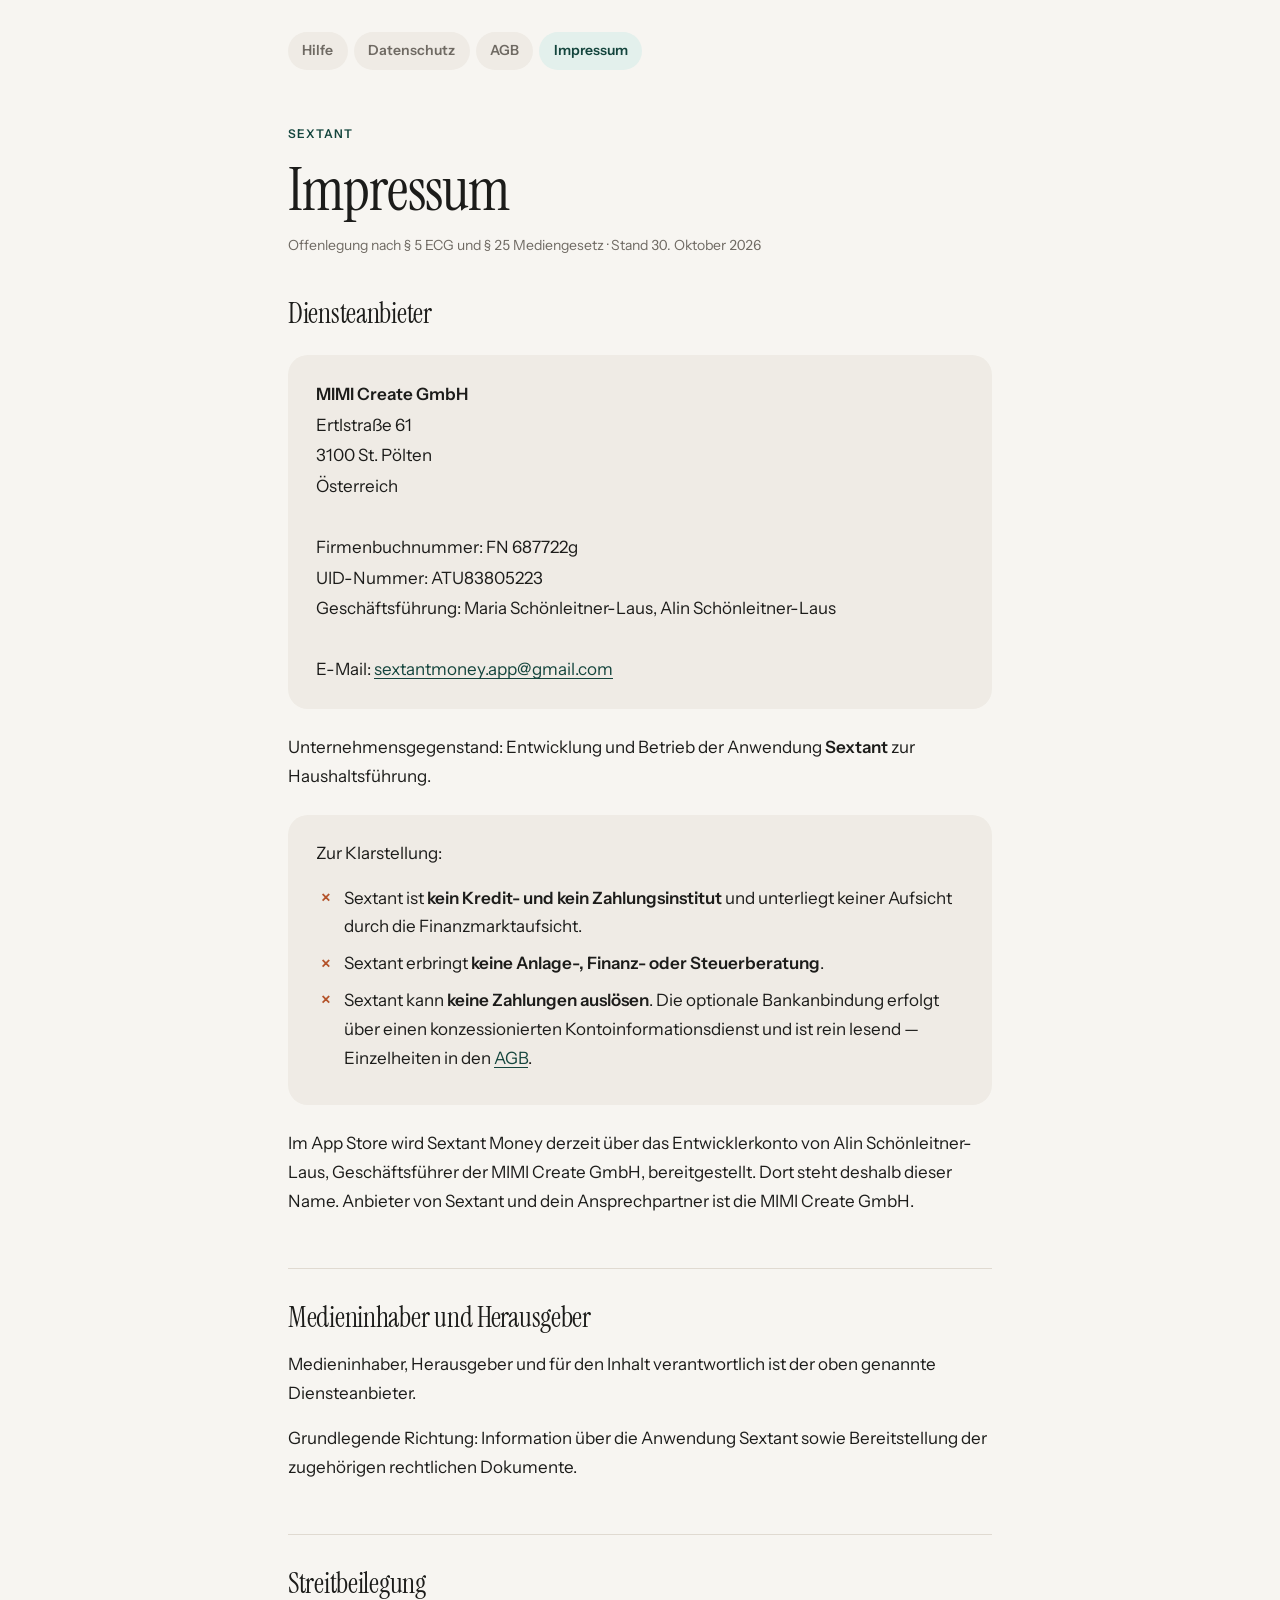
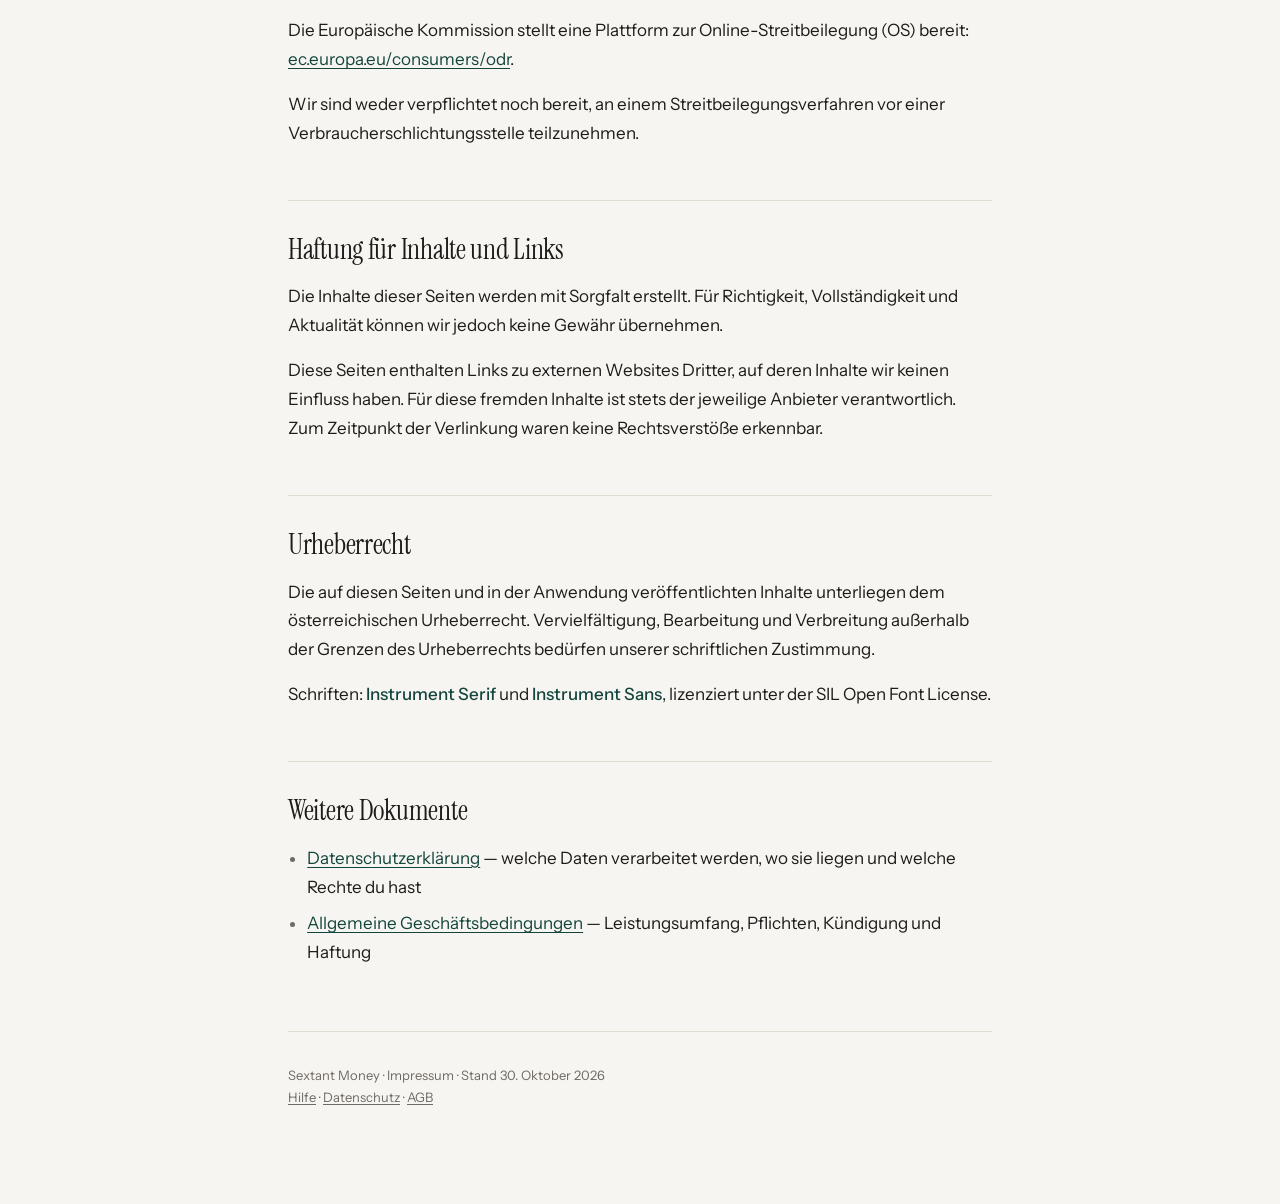
<file: impressum.html>
<!DOCTYPE html>
<html lang="de">
<head>
<meta charset="utf-8">
<meta name="viewport" content="width=device-width, initial-scale=1">
<title>Sextant – Impressum</title>
<meta name="description" content="Impressum und Offenlegung nach ECG und Mediengesetz für die App Sextant.">
<link rel="preconnect" href="https://fonts.googleapis.com">
<link rel="preconnect" href="https://fonts.gstatic.com" crossorigin>
<link rel="stylesheet" href="https://fonts.googleapis.com/css2?family=Instrument+Sans:ital,wght@0,400..700;1,400..700&family=Instrument+Serif:ital@0;1&display=swap">
<link rel="stylesheet" href="stil.css">
</head>
<body>
<div class="seite">

<div class="blaetter">
  <a href="hilfe.html">Hilfe</a>
  <a href="datenschutz.html">Datenschutz</a>
  <a href="agb.html">AGB</a>
  <a href="impressum.html" aria-current="page">Impressum</a>
</div>

<header>
  <span class="marke">Sextant</span>
  <h1>Impressum</h1>
  <p class="stand">Offenlegung nach § 5 ECG und § 25 Mediengesetz · Stand 30. Oktober 2026</p>
</header>

<h2 id="anbieter">Diensteanbieter</h2>
<div class="karte">
  <address>
    <strong>MIMI Create GmbH</strong><br>
    Ertlstraße 61<br>
    3100 St. Pölten<br>
    Österreich<br><br>
    Firmenbuchnummer: FN 687722g<br>
    UID-Nummer: ATU83805223<br>
    Geschäftsführung: Maria Schönleitner-Laus, Alin Schönleitner-Laus<br><br>
    E-Mail: <a href="mailto:sextantmoney.app@gmail.com">sextantmoney.app@gmail.com</a>
  </address>
</div>
<p>Unternehmensgegenstand: Entwicklung und Betrieb der Anwendung <strong>Sextant</strong>
zur Haushaltsführung.</p>

<div class="abgrenzung">
  <p>Zur Klarstellung:</p>
  <ul>
    <li>Sextant ist <strong>kein Kredit- und kein Zahlungsinstitut</strong> und
        unterliegt keiner Aufsicht durch die Finanzmarktaufsicht.</li>
    <li>Sextant erbringt <strong>keine Anlage-, Finanz- oder Steuerberatung</strong>.</li>
    <li>Sextant kann <strong>keine Zahlungen auslösen</strong>. Die optionale
        Bankanbindung erfolgt über einen konzessionierten Kontoinformationsdienst und ist
        rein lesend — Einzelheiten in den <a href="agb.html#bank">AGB</a>.</li>
  </ul>
</div>

<p>Im App Store wird Sextant Money derzeit über das Entwicklerkonto von Alin
Schönleitner-Laus, Geschäftsführer der MIMI Create GmbH, bereitgestellt. Dort steht deshalb
dieser Name. Anbieter von Sextant und dein Ansprechpartner ist die MIMI Create GmbH.</p>

<h2 id="medieninhaber">Medieninhaber und Herausgeber</h2>
<p>Medieninhaber, Herausgeber und für den Inhalt verantwortlich ist der oben genannte
Diensteanbieter.</p>
<p>Grundlegende Richtung: Information über die Anwendung Sextant sowie Bereitstellung
der zugehörigen rechtlichen Dokumente.</p>

<h2 id="streit">Streitbeilegung</h2>
<p>Die Europäische Kommission stellt eine Plattform zur Online-Streitbeilegung (OS) bereit:
<a href="https://ec.europa.eu/consumers/odr" rel="noopener">ec.europa.eu/consumers/odr</a>.</p>
<p>Wir sind weder verpflichtet noch bereit, an einem Streitbeilegungsverfahren vor einer
Verbraucherschlichtungsstelle teilzunehmen.</p>

<h2 id="haftung">Haftung für Inhalte und Links</h2>
<p>Die Inhalte dieser Seiten werden mit Sorgfalt erstellt. Für Richtigkeit, Vollständigkeit
und Aktualität können wir jedoch keine Gewähr übernehmen.</p>
<p>Diese Seiten enthalten Links zu externen Websites Dritter, auf deren Inhalte wir keinen
Einfluss haben. Für diese fremden Inhalte ist stets der jeweilige Anbieter verantwortlich.
Zum Zeitpunkt der Verlinkung waren keine Rechtsverstöße erkennbar.</p>

<h2 id="urheberrecht">Urheberrecht</h2>
<p>Die auf diesen Seiten und in der Anwendung veröffentlichten Inhalte unterliegen dem
österreichischen Urheberrecht. Vervielfältigung, Bearbeitung und Verbreitung außerhalb der
Grenzen des Urheberrechts bedürfen unserer schriftlichen Zustimmung.</p>
<p>Schriften: <em>Instrument Serif</em> und <em>Instrument Sans</em>, lizenziert unter der
SIL Open Font License.</p>

<h2 id="weiteres">Weitere Dokumente</h2>
<ul>
  <li><a href="datenschutz.html">Datenschutzerklärung</a> — welche Daten verarbeitet
      werden, wo sie liegen und welche Rechte du hast</li>
  <li><a href="agb.html">Allgemeine Geschäftsbedingungen</a> — Leistungsumfang, Pflichten,
      Kündigung und Haftung</li>
</ul>

<footer>
  <p>Sextant&nbsp;Money · Impressum · Stand 30. Oktober 2026<br>
     <a href="hilfe.html">Hilfe</a> ·
     <a href="datenschutz.html">Datenschutz</a> ·
     <a href="agb.html">AGB</a></p>
</footer>

</div>
</body>
</html>
</file>
<file: stil.css>
/* Sextant Money — Rechtliches.
   Dieselben Schriften und Farben wie die App: Instrument Serif für die Titel,
   Instrument Sans für alles, was man liest. */

:root {
  --grund: #F7F5F1;
  --karte: #EFEBE5;
  --karte-stark: #E5DFD6;
  --linie: #E0DAD1;
  --text: #1C1C1A;
  --leise: #6F6A63;
  --akzent: #14453D;
  --akzent-hell: #E3F0EC;
  --warm: #B4532A;

  --serif: "Instrument Serif", ui-serif, Georgia, serif;
  --sans: "Instrument Sans", -apple-system, BlinkMacSystemFont, "Segoe UI", Roboto, sans-serif;
}

@media (prefers-color-scheme: dark) {
  :root:not([data-theme="light"]) {
    --grund: #141412;
    --karte: #1E1E1A;
    --karte-stark: #2A2A24;
    --linie: #2E2E28;
    --text: #F3F0EA;
    --leise: #A19B91;
    --akzent: #8FD8C4;
    --akzent-hell: #17322C;
    --warm: #E08A5F;
  }
}
:root[data-theme="dark"] {
  --grund: #141412;
  --karte: #1E1E1A;
  --karte-stark: #2A2A24;
  --linie: #2E2E28;
  --text: #F3F0EA;
  --leise: #A19B91;
  --akzent: #8FD8C4;
  --akzent-hell: #17322C;
  --warm: #E08A5F;
}

* { box-sizing: border-box; }
html {
  -webkit-text-size-adjust: 100%;
  scroll-behavior: smooth;
  scroll-padding-top: 2rem;
}
@media (prefers-reduced-motion: reduce) {
  html { scroll-behavior: auto; }
  * { transition: none !important; }
}

body {
  margin: 0;
  background: var(--grund);
  color: var(--text);
  font-family: var(--sans);
  font-size: 1.0625rem;
  line-height: 1.7;
  padding: 0 1rem;
  -webkit-font-smoothing: antialiased;
}

.seite { max-width: 44rem; margin: 0 auto; padding: 2rem 0 5rem; }

/* ── Wechsel zwischen den Dokumenten ──────────────────────────────────────── */

.blaetter {
  display: flex;
  flex-wrap: wrap;
  gap: 0.375rem;
  margin-bottom: 3rem;
}
.blaetter a {
  font-size: 0.875rem;
  font-weight: 600;
  text-decoration: none;
  color: var(--leise);
  background: var(--karte);
  padding: 0.45rem 0.9rem;
  border-radius: 999px;
  transition: background 0.15s ease, color 0.15s ease;
}
.blaetter a:hover { background: var(--karte-stark); color: var(--text); }
.blaetter a[aria-current="page"] { color: var(--akzent); background: var(--akzent-hell); }

/* ── Kopf ─────────────────────────────────────────────────────────────────── */

header { margin-bottom: 2.5rem; }
.marke {
  display: inline-block;
  font-size: 0.75rem;
  font-weight: 600;
  letter-spacing: 0.1em;
  text-transform: uppercase;
  color: var(--akzent);
  margin-bottom: 0.875rem;
}
h1 {
  font-family: var(--serif);
  font-weight: 400;
  font-size: clamp(2.5rem, 9vw, 3.75rem);
  line-height: 1.05;
  margin: 0 0 0.75rem;
  letter-spacing: -0.015em;
}
.stand {
  color: var(--leise);
  font-size: 0.875rem;
  margin: 0;
  font-variant-numeric: tabular-nums;
}

/* Der Absatz direkt unter dem Titel — etwas größer als der Fließtext. */
.vorspann {
  font-size: 1.1875rem;
  line-height: 1.6;
  color: var(--leise);
  margin: 0 0 2rem;
}

/* ── Inhaltsverzeichnis ───────────────────────────────────────────────────── */

nav.inhalt {
  background: var(--karte);
  border-radius: 1.25rem;
  padding: 1.5rem 1.75rem;
  margin: 0 0 3.5rem;
}
nav.inhalt p {
  margin: 0 0 0.875rem;
  font-size: 0.75rem;
  font-weight: 600;
  letter-spacing: 0.1em;
  text-transform: uppercase;
  color: var(--leise);
}
nav.inhalt ol {
  margin: 0;
  padding: 0;
  list-style: none;
  counter-reset: toc;
  columns: 2;
  column-gap: 2rem;
}
nav.inhalt li {
  counter-increment: toc;
  margin-bottom: 0.45rem;
  font-size: 0.9375rem;
  line-height: 1.45;
  break-inside: avoid;
}
/* Die Nummer steht neben dem Text, nicht davor: bricht der Titel um, bleibt
   die zweite Zeile beim Text statt unter die Ziffer zu rutschen. */
nav.inhalt li a {
  display: flex;
  gap: 0.4rem;
  text-decoration: none;
}
nav.inhalt li a:hover span { text-decoration: underline; }
nav.inhalt li a::before {
  content: counter(toc) ".";
  flex: 0 0 1.1rem;
  color: var(--leise);
  font-variant-numeric: tabular-nums;
}
@media (max-width: 36rem) { nav.inhalt ol { columns: 1; } }

/* ── Text ─────────────────────────────────────────────────────────────────── */

h2 {
  font-family: var(--serif);
  font-weight: 400;
  font-size: 1.75rem;
  line-height: 1.2;
  letter-spacing: -0.01em;
  margin: 3.25rem 0 1rem;
  padding-top: 2rem;
  border-top: 1px solid var(--linie);
}
h2:first-of-type { border-top: 0; padding-top: 0; margin-top: 0; }
h3 {
  font-size: 1rem;
  font-weight: 600;
  margin: 1.75rem 0 0.5rem;
  letter-spacing: 0.005em;
}
p { margin: 0 0 1rem; }
ul, ol.liste { margin: 0 0 1rem; padding-left: 1.2rem; }
li { margin-bottom: 0.5rem; }
li::marker { color: var(--leise); }
strong { font-weight: 600; }
em { font-style: normal; color: var(--akzent); font-weight: 500; }

a {
  color: var(--akzent);
  text-underline-offset: 0.15em;
  text-decoration-thickness: 0.06em;
}
a:focus-visible, .blaetter a:focus-visible {
  outline: 2px solid var(--akzent);
  outline-offset: 3px;
  border-radius: 3px;
}

/* ── Karten und Hervorhebungen ────────────────────────────────────────────── */

.karte {
  background: var(--karte);
  border-radius: 1.25rem;
  padding: 1.5rem 1.75rem;
  margin: 1.5rem 0;
}
.karte > :last-child { margin-bottom: 0; }
.karte address { font-style: normal; line-height: 1.8; }

/* Die eine Aussage, die man mitnehmen soll, wenn man nur eine mitnimmt. */
.kernsatz {
  background: var(--akzent-hell);
  border-radius: 1.25rem;
  padding: 1.5rem 1.75rem;
  margin: 1.5rem 0;
}
.kernsatz > :last-child { margin-bottom: 0; }
.kernsatz strong { color: var(--akzent); }

.hinweis {
  border-left: 2px solid var(--karte-stark);
  padding-left: 1.25rem;
  color: var(--leise);
  font-size: 0.9375rem;
  line-height: 1.6;
  margin: 1.5rem 0;
}
.hinweis > :last-child { margin-bottom: 0; }

/* Was ausdrücklich NICHT gilt — die Abgrenzung. */
.abgrenzung {
  background: var(--karte);
  border-radius: 1.25rem;
  padding: 1.5rem 1.75rem;
  margin: 1.5rem 0;
}
.abgrenzung > :last-child { margin-bottom: 0; }
.abgrenzung ul { list-style: none; padding-left: 0; }
.abgrenzung li { position: relative; padding-left: 1.75rem; }
.abgrenzung li::before {
  content: "×";
  position: absolute;
  left: 0.3rem;
  top: -0.05rem;
  color: var(--warm);
  font-weight: 600;
  font-size: 1.125rem;
}

/* ── Tabellen ─────────────────────────────────────────────────────────────── */

table {
  width: 100%;
  border-collapse: collapse;
  margin: 1.25rem 0 1.75rem;
  font-size: 0.9375rem;
  line-height: 1.55;
}
th, td {
  text-align: left;
  padding: 0.85rem 0.75rem 0.85rem 0;
  border-bottom: 1px solid var(--linie);
  vertical-align: top;
}
th {
  font-weight: 600;
  color: var(--leise);
  font-size: 0.6875rem;
  text-transform: uppercase;
  letter-spacing: 0.08em;
  padding-bottom: 0.5rem;
}
td:first-child { font-weight: 600; padding-right: 1.5rem; }
tr:last-child td { border-bottom: 0; }

@media (max-width: 36rem) {
  table, tbody, tr, td { display: block; }
  thead { display: none; }
  tr { border-bottom: 1px solid var(--linie); padding: 0.85rem 0; }
  tr:last-child { border-bottom: 0; }
  td { border: 0; padding: 0; }
  td:first-child { padding-right: 0; margin-bottom: 0.15rem; }
  td + td { color: var(--leise); }
}

/* ── Fuß ──────────────────────────────────────────────────────────────────── */

footer {
  margin-top: 4rem;
  padding-top: 2rem;
  border-top: 1px solid var(--linie);
  color: var(--leise);
  font-size: 0.8125rem;
  line-height: 1.7;
}
footer a { color: var(--leise); }
footer a:hover { color: var(--text); }

/* ── Gedruckt ─────────────────────────────────────────────────────────────── */

@media print {
  :root { --grund: #fff; --karte: #fff; --text: #000; --leise: #444; --linie: #ccc; --akzent-hell: #fff; }
  body { font-size: 10.5pt; padding: 0; }
  .blaetter, nav.inhalt { display: none; }
  .karte, .kernsatz, .abgrenzung { border: 1px solid #ccc; padding: 0.75rem 1rem; }
  h2 { page-break-after: avoid; }
  a { text-decoration: none; color: #000; }
}
</file>
